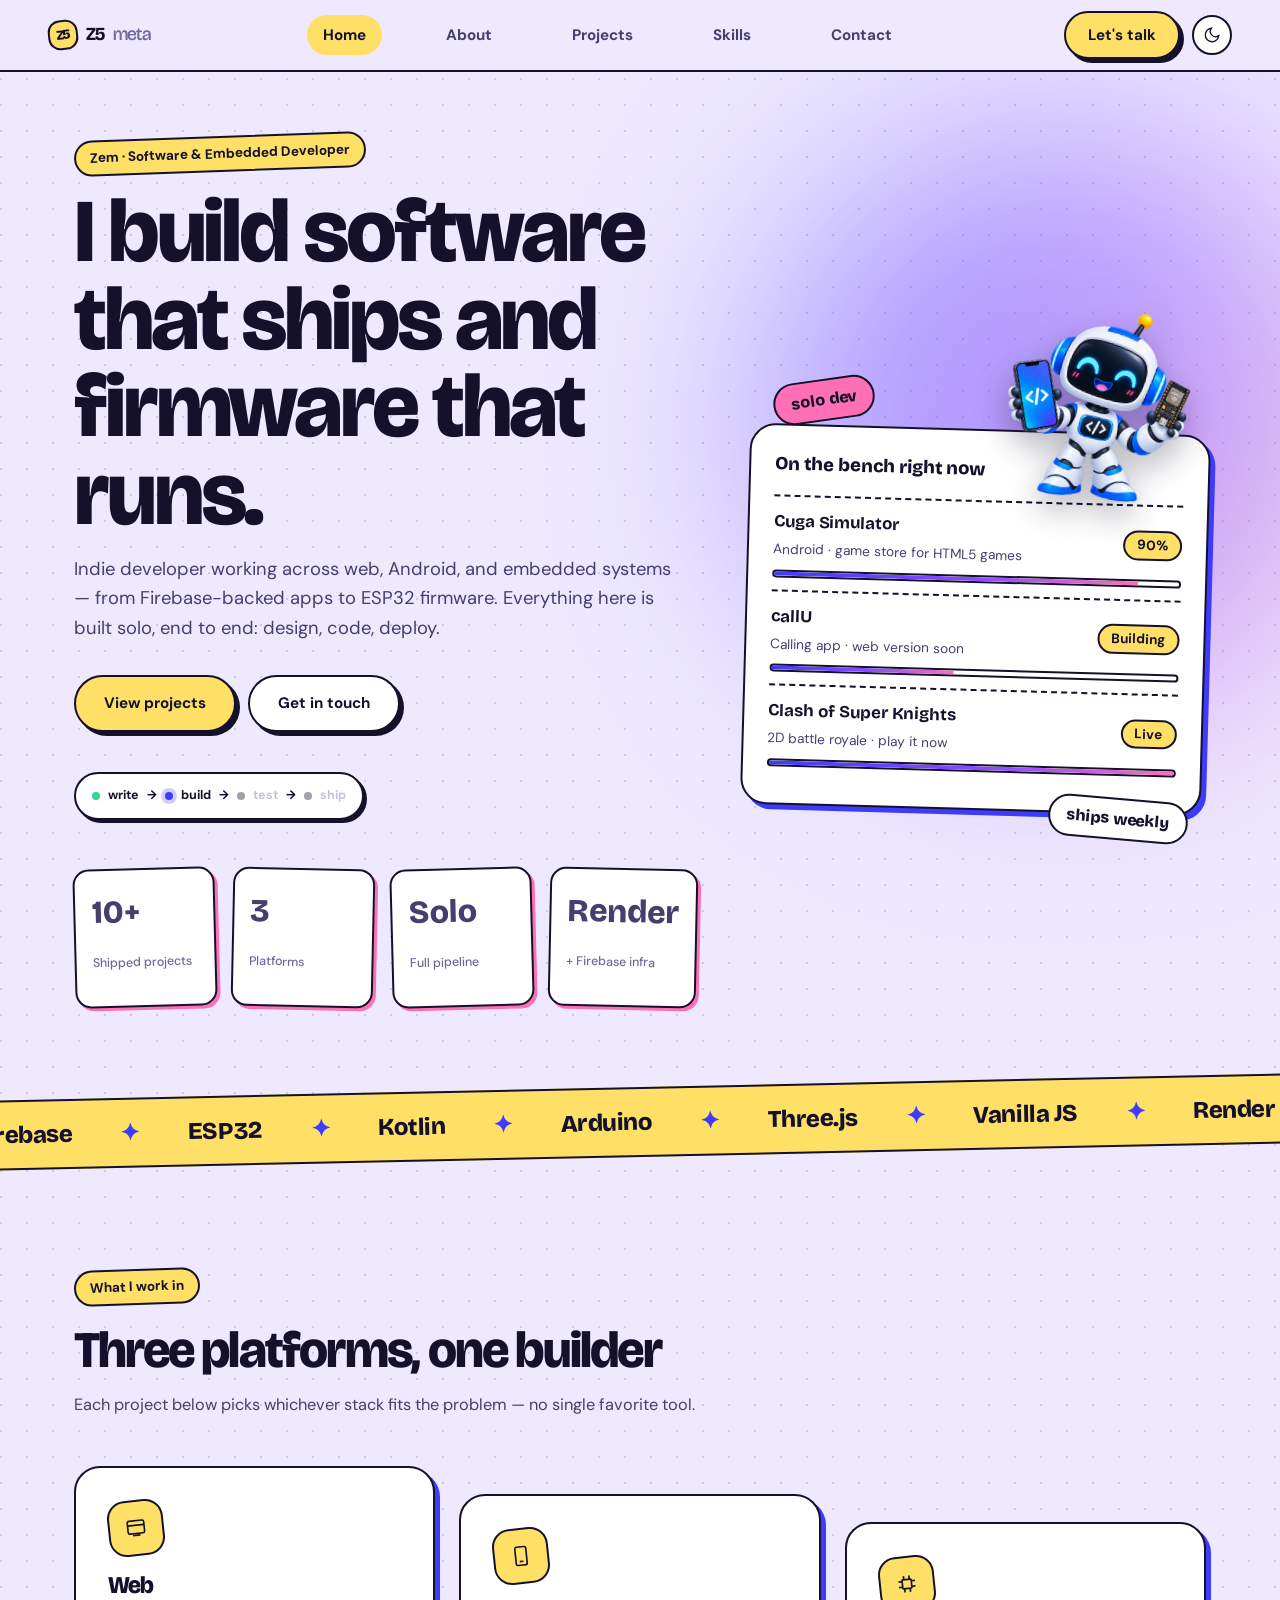
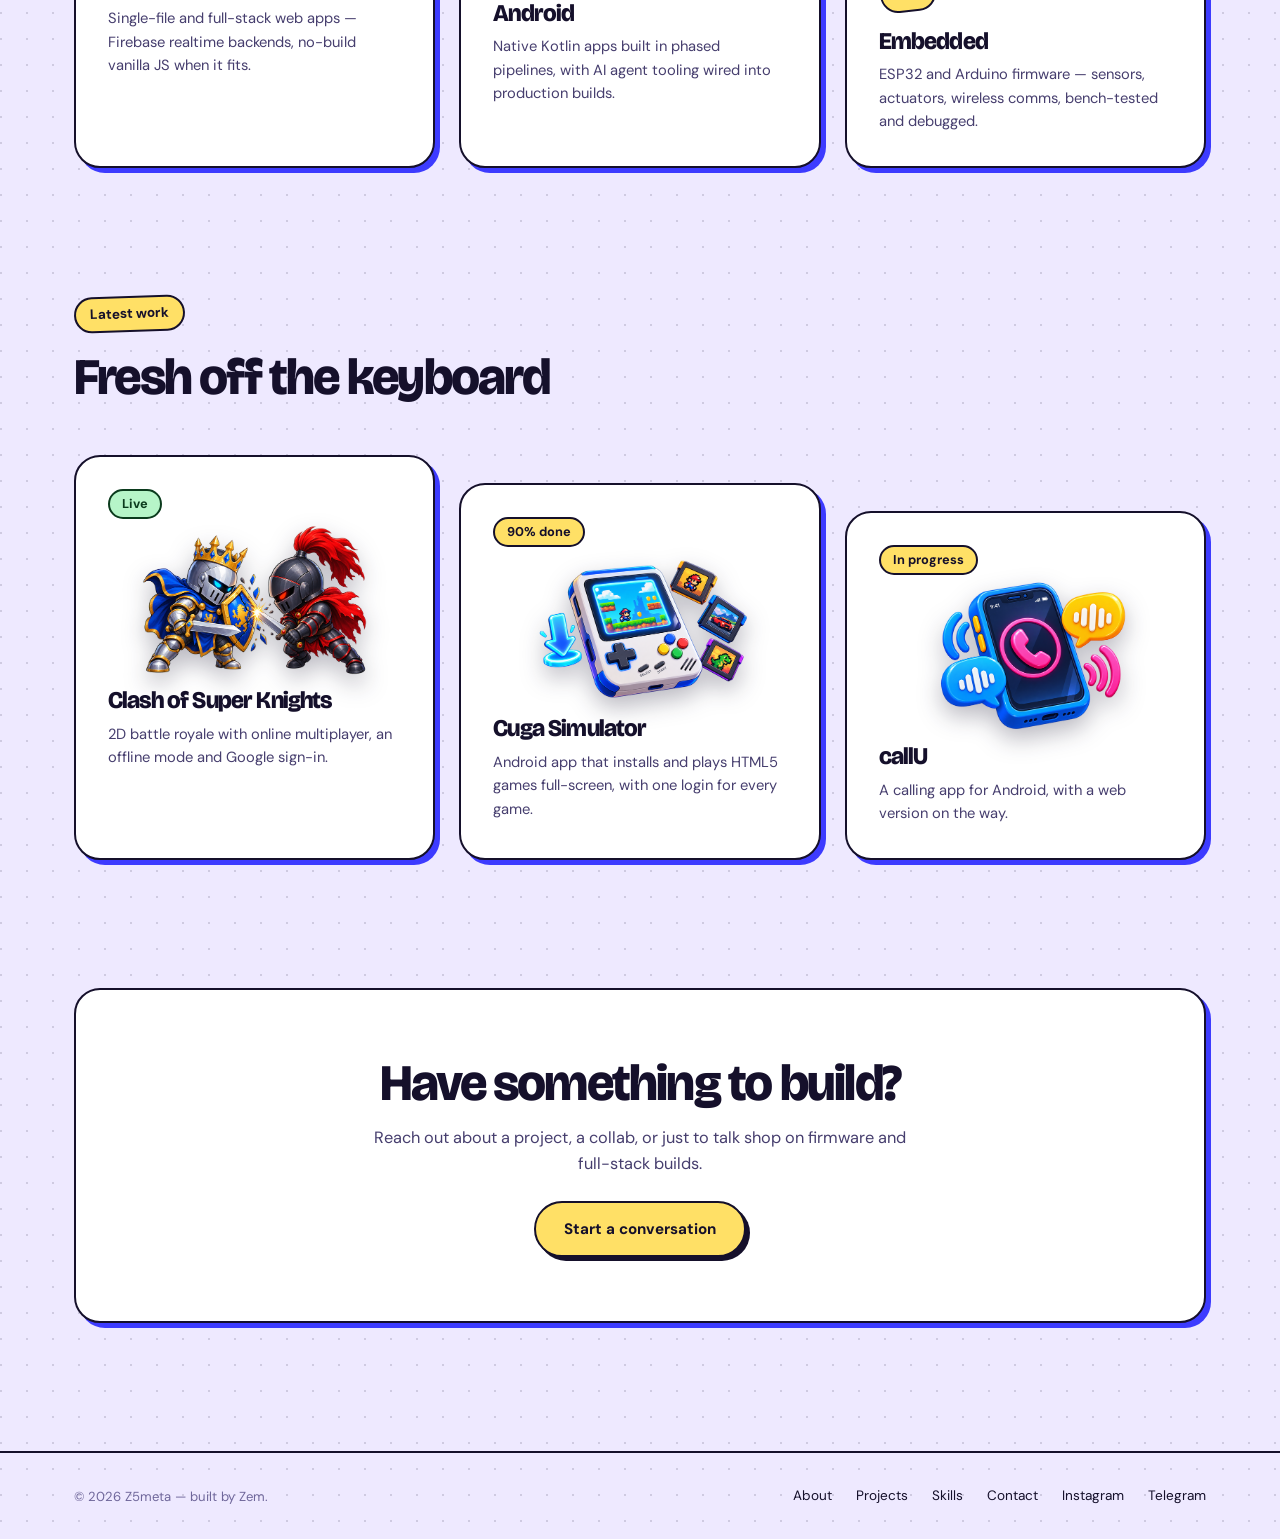
<file: index.html>
<!DOCTYPE html>
<html lang="en" class="no-js">
<head>
<meta charset="UTF-8">
<meta name="viewport" content="width=device-width, initial-scale=1.0, maximum-scale=1.0, user-scalable=no, viewport-fit=cover">
<title>Z5meta — Zem, Software &amp; Embedded Developer</title>
<meta property="og:title" content="Z5meta — Zem, Software &amp; Embedded Developer">
<meta property="og:description" content="Web, Android and embedded projects built solo — Cuga Simulator, callU, Clash of Super Knights and more.">
<meta name="theme-color" content="#3D3BFF">
<meta name="description" content="Z5meta is Zem's dev studio — full-stack web and Android apps, plus ESP32/Arduino embedded systems, built and shipped solo.">
<script>
  (function(){
    var s = localStorage.getItem('z5meta-theme');
    var t = s === 'light' || s === 'dark' ? s : (window.matchMedia('(prefers-color-scheme: light)').matches ? 'light' : 'dark');
    document.documentElement.setAttribute('data-theme', t);
    document.documentElement.classList.replace('no-js','js');
  })();
</script>
<meta property="og:image" content="og-image.jpg">
<meta property="og:type" content="website">
<meta name="twitter:card" content="summary_large_image">
<meta name="twitter:image" content="og-image.jpg">
<link rel="preconnect" href="https://fonts.googleapis.com">
<link rel="preconnect" href="https://fonts.gstatic.com" crossorigin>
<link href="https://fonts.googleapis.com/css2?family=Bricolage+Grotesque:opsz,wght@12..96,500;700;800&family=DM+Sans:wght@400;500;700&display=swap" rel="stylesheet">
<link rel="stylesheet" href="css-tokens.css">
<link rel="stylesheet" href="css-base.css">
<link rel="stylesheet" href="css-nav.css">
<link rel="stylesheet" href="css-components.css">
<link rel="icon" href="data:image/svg+xml,%3Csvg xmlns='http://www.w3.org/2000/svg' viewBox='0 0 32 32'%3E%3Crect width='32' height='32' rx='7' fill='%233D3BFF'/%3E%3Ctext x='16' y='22' font-family='sans-serif' font-size='16' font-weight='700' fill='white' text-anchor='middle'%3EZ%3C/text%3E%3C/svg%3E">
</head>
<body class="has-tabbar">

<a class="skip-link" href="#main">Skip to main content</a>

<header class="topbar">
  <a href="index.html" class="brand"><span class="brand-mark">Z5</span>Z5<span class="brand-sub">meta</span></a>
  <nav class="topbar-links" aria-label="Primary">
    <a class="topbar-link is-active" data-nav-link="index.html" href="index.html">
      <svg viewBox="0 0 24 24"><path d="M3 11l9-8 9 8M5 10v10h14V10"/></svg>Home
    </a>
    <a class="topbar-link" data-nav-link="about.html" href="about.html">
      <svg viewBox="0 0 24 24"><circle cx="12" cy="8" r="4"/><path d="M4 21c0-4 4-7 8-7s8 3 8 7"/></svg>About
    </a>
    <a class="topbar-link" data-nav-link="projects.html" href="projects.html">
      <svg viewBox="0 0 24 24"><rect x="3" y="3" width="7" height="7"/><rect x="14" y="3" width="7" height="7"/><rect x="3" y="14" width="7" height="7"/><rect x="14" y="14" width="7" height="7"/></svg>Projects
    </a>
    <a class="topbar-link" data-nav-link="skills.html" href="skills.html">
      <svg viewBox="0 0 24 24"><path d="M4 20h16M6 20V10M12 20V4M18 20v-7"/></svg>Skills
    </a>
    <a class="topbar-link" data-nav-link="contact.html" href="contact.html">
      <svg viewBox="0 0 24 24"><path d="M4 4h16v16H4z"/><path d="M4 6l8 7 8-7"/></svg>Contact
    </a>
  </nav>
  <div class="topbar-actions">
    <a href="contact.html" class="btn btn-primary cta-mini">Let's talk</a>
    <button class="theme-toggle" type="button" aria-label="Toggle light and dark theme">
      <svg class="icon-sun" viewBox="0 0 24 24" fill="none" stroke-width="1.8"><circle cx="12" cy="12" r="4"/><path d="M12 2v2M12 20v2M4 12H2M22 12h-2M5 5l1.4 1.4M17.6 17.6L19 19M19 5l-1.4 1.4M6.4 17.6L5 19"/></svg>
      <svg class="icon-moon" viewBox="0 0 24 24" fill="none" stroke-width="1.8"><path d="M21 12.8A9 9 0 1111.2 3a7 7 0 009.8 9.8z"/></svg>
    </button>
  </div>
</header>

<main id="main" class="page-main">

  <section class="hero">
    <div class="container">
      <div class="hero-grid">
        <div>
          <p class="eyebrow">Zem · Software &amp; Embedded Developer</p>
          <h1 class="hero-title">I build software that ships and firmware that runs.</h1>
          <p class="hero-lede">
            Indie developer working across web, Android, and embedded systems —
            from Firebase-backed apps to ESP32 firmware. Everything here is built
            solo, end to end: design, code, deploy.
          </p>
          <div class="hero-actions">
            <a href="projects.html" class="btn btn-primary">View projects</a>
            <a href="contact.html" class="btn btn-ghost">Get in touch</a>
          </div>

          <div class="pipeline reveal" aria-hidden="true" style="margin-top: 40px;">
            <div class="pipeline-step"><span class="pipeline-dot"></span>write</div>
            <span class="pipeline-sep">→</span>
            <div class="pipeline-step"><span class="pipeline-dot"></span>build</div>
            <span class="pipeline-sep">→</span>
            <div class="pipeline-step"><span class="pipeline-dot"></span>test</div>
            <span class="pipeline-sep">→</span>
            <div class="pipeline-step"><span class="pipeline-dot"></span>ship</div>
          </div>

          <div class="stat-row">
            <div class="reveal">
              <p class="stat-value">10+</p>
              <p class="stat-label">Shipped projects</p>
            </div>
            <div class="reveal">
              <p class="stat-value">3</p>
              <p class="stat-label">Platforms</p>
            </div>
            <div class="reveal">
              <p class="stat-value">Solo</p>
              <p class="stat-label">Full pipeline</p>
            </div>
            <div class="reveal">
              <p class="stat-value">Render</p>
              <p class="stat-label">+ Firebase infra</p>
            </div>
          </div>
        </div>
        <aside class="hero-visual" aria-label="What I'm building right now">
          <div class="now-card">
            <p class="now-title">On the bench right now</p>
            <a class="now-row" href="projects.html"><div><strong>Cuga Simulator</strong><span>Android · game store for HTML5 games</span></div><b>90%</b><i style="--p:90%"></i></a>
            <a class="now-row" href="projects.html"><div><strong>callU</strong><span>Calling app · web version soon</span></div><b>Building</b><i style="--p:45%"></i></a>
            <a class="now-row" href="https://csknights.vercel.app" target="_blank" rel="noopener noreferrer"><div><strong>Clash of Super Knights</strong><span>2D battle royale · play it now</span></div><b>Live</b><i style="--p:100%"></i></a>
          </div>
          <img class="hero-art" src="img-hero.png" alt="" onerror="this.remove()">
          <span class="sticker sticker-a">solo dev</span>
          <span class="sticker sticker-b">ships weekly</span>
        </aside>
      </div>
    </div>
  </section>

  <div class="marquee" aria-hidden="true"><div class="marquee-track"><span>Firebase</span><span>ESP32</span><span>Kotlin</span><span>Arduino</span><span>Three.js</span><span>Vanilla JS</span><span>Render</span><span>Android</span><span>Firmware</span><span>Vercel</span><span>Firebase</span><span>ESP32</span><span>Kotlin</span><span>Arduino</span><span>Three.js</span><span>Vanilla JS</span><span>Render</span><span>Android</span><span>Firmware</span><span>Vercel</span></div></div>

  <section class="section">
    <div class="container">
      <div class="section-head reveal">
        <p class="eyebrow">What I work in</p>
        <h2 class="section-title">Three platforms, one builder</h2>
        <p class="section-sub">Each project below picks whichever stack fits the problem — no single favorite tool.</p>
      </div>

      <div class="grid grid-3">
        <div class="card reveal">
          <div class="card-icon"><svg viewBox="0 0 24 24" fill="none" stroke="currentColor"><rect x="3" y="4" width="18" height="14" rx="2"/><path d="M3 9h18M8 20h8"/></svg></div>
          <h3 class="card-title">Web</h3>
          <p class="card-desc">Single-file and full-stack web apps — Firebase realtime backends, no-build vanilla JS when it fits.</p>
        </div>
        <div class="card reveal">
          <div class="card-icon"><svg viewBox="0 0 24 24" fill="none" stroke="currentColor"><rect x="6" y="2" width="12" height="20" rx="2"/><path d="M10 18h4"/></svg></div>
          <h3 class="card-title">Android</h3>
          <p class="card-desc">Native Kotlin apps built in phased pipelines, with AI agent tooling wired into production builds.</p>
        </div>
        <div class="card reveal">
          <div class="card-icon"><svg viewBox="0 0 24 24" fill="none" stroke="currentColor"><path d="M9 3v4M15 3v4M9 17v4M15 17v4M3 9h4M3 15h4M17 9h4M17 15h4"/><rect x="7" y="7" width="10" height="10" rx="1"/></svg></div>
          <h3 class="card-title">Embedded</h3>
          <p class="card-desc">ESP32 and Arduino firmware — sensors, actuators, wireless comms, bench-tested and debugged.</p>
        </div>
      </div>
    </div>
  </section>

  <section class="section">
    <div class="container">
      <div class="section-head reveal">
        <p class="eyebrow">Latest work</p>
        <h2 class="section-title">Fresh off the keyboard</h2>
      </div>
      <div class="grid grid-3">
        <a class="card reveal feat" href="https://csknights.vercel.app" target="_blank" rel="noopener noreferrer"><span class="project-status status-shipped">Live</span><img class="card-art" src="img-csknights.png" alt="" loading="lazy" onerror="this.remove()"><h3 class="card-title">Clash of Super Knights</h3><p class="card-desc">2D battle royale with online multiplayer, an offline mode and Google sign-in.</p></a>
        <a class="card reveal feat" href="projects.html"><span class="project-status status-active">90% done</span><img class="card-art" src="img-cuga.png" alt="" loading="lazy" onerror="this.remove()"><h3 class="card-title">Cuga Simulator</h3><p class="card-desc">Android app that installs and plays HTML5 games full-screen, with one login for every game.</p></a>
        <a class="card reveal feat" href="projects.html"><span class="project-status status-active">In progress</span><img class="card-art" src="img-callu.png" alt="" loading="lazy" onerror="this.remove()"><h3 class="card-title">callU</h3><p class="card-desc">A calling app for Android, with a web version on the way.</p></a>
      </div>
    </div>
  </section>

  <section class="section">
    <div class="container">
      <div class="card reveal" style="text-align:center; padding: var(--sp-8) var(--sp-5);">
        <h2 class="section-title" style="margin-bottom: var(--sp-3);">Have something to build?</h2>
        <p class="section-sub" style="margin: 0 auto var(--sp-5); max-width: 50ch;">Reach out about a project, a collab, or just to talk shop on firmware and full-stack builds.</p>
        <a href="contact.html" class="btn btn-primary">Start a conversation</a>
      </div>
    </div>
  </section>

</main>

<footer class="site-footer">
  <div class="container footer-row">
    <p class="footer-note">© 2026 Z5meta — built by Zem.</p>
    <nav class="footer-links" aria-label="Footer">
      <a href="about.html">About</a>
      <a href="projects.html">Projects</a>
      <a href="skills.html">Skills</a>
      <a href="contact.html">Contact</a>
      <a href="https://instagram.com/z5meta" target="_blank" rel="noopener noreferrer">Instagram</a>
      <a href="https://t.me/z5met" target="_blank" rel="noopener noreferrer">Telegram</a>
    </nav>
  </div>
</footer>

<nav class="tabbar" aria-label="Primary mobile navigation">
  <a class="tabbar-item is-active" data-nav-link="index.html" href="index.html">
    <svg viewBox="0 0 24 24" fill="none"><path d="M3 11l9-8 9 8M5 10v10h14V10"/></svg>Home
  </a>
  <a class="tabbar-item" data-nav-link="about.html" href="about.html">
    <svg viewBox="0 0 24 24" fill="none"><circle cx="12" cy="8" r="4"/><path d="M4 21c0-4 4-7 8-7s8 3 8 7"/></svg>About
  </a>
  <a class="tabbar-item" data-nav-link="projects.html" href="projects.html">
    <svg viewBox="0 0 24 24" fill="none"><rect x="3" y="3" width="7" height="7"/><rect x="14" y="3" width="7" height="7"/><rect x="3" y="14" width="7" height="7"/><rect x="14" y="14" width="7" height="7"/></svg>Projects
  </a>
  <a class="tabbar-item" data-nav-link="skills.html" href="skills.html">
    <svg viewBox="0 0 24 24" fill="none"><path d="M4 20h16M6 20V10M12 20V4M18 20v-7"/></svg>Skills
  </a>
  <a class="tabbar-item" data-nav-link="contact.html" href="contact.html">
    <svg viewBox="0 0 24 24" fill="none"><path d="M4 4h16v16H4z"/><path d="M4 6l8 7 8-7"/></svg>Contact
  </a>
</nav>

<script src="js-theme.js"></script>
<script src="js-main.js"></script>
</body>
</html>
</file>
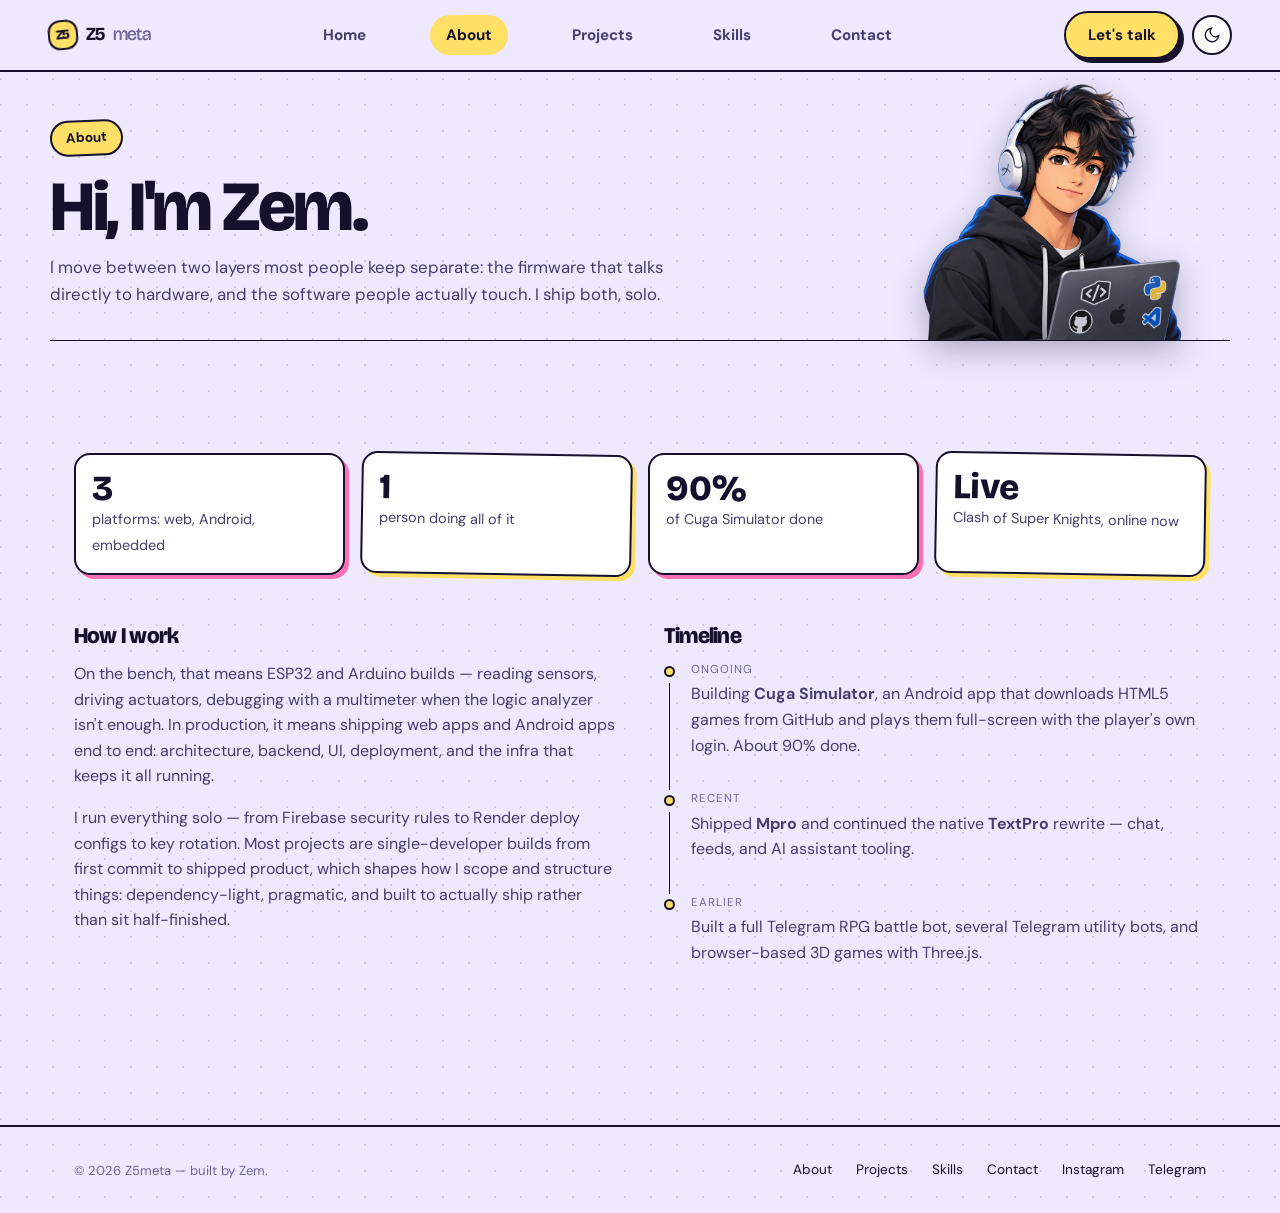
<file: about.html>
<!DOCTYPE html>
<html lang="en" class="no-js">
<head>
<meta charset="UTF-8">
<meta name="viewport" content="width=device-width, initial-scale=1.0, maximum-scale=1.0, user-scalable=no, viewport-fit=cover">
<title>About — Z5meta</title>
<meta name="description" content="Zem — indie developer working across web, Android, and embedded systems. The story behind Z5meta.">
<script>
  (function(){
    var s = localStorage.getItem('z5meta-theme');
    var t = s === 'light' || s === 'dark' ? s : (window.matchMedia('(prefers-color-scheme: light)').matches ? 'light' : 'dark');
    document.documentElement.setAttribute('data-theme', t);
    document.documentElement.classList.replace('no-js','js');
  })();
</script>
<meta property="og:image" content="og-image.jpg">
<meta property="og:type" content="website">
<meta name="twitter:card" content="summary_large_image">
<meta name="twitter:image" content="og-image.jpg">
<link rel="preconnect" href="https://fonts.googleapis.com">
<link rel="preconnect" href="https://fonts.gstatic.com" crossorigin>
<link href="https://fonts.googleapis.com/css2?family=Bricolage+Grotesque:opsz,wght@12..96,500;700;800&family=DM+Sans:wght@400;500;700&display=swap" rel="stylesheet">
<link rel="stylesheet" href="css-tokens.css">
<link rel="stylesheet" href="css-base.css">
<link rel="stylesheet" href="css-nav.css">
<link rel="stylesheet" href="css-components.css">
<link rel="icon" href="data:image/svg+xml,%3Csvg xmlns='http://www.w3.org/2000/svg' viewBox='0 0 32 32'%3E%3Crect width='32' height='32' rx='7' fill='%233D3BFF'/%3E%3Ctext x='16' y='22' font-family='sans-serif' font-size='16' font-weight='700' fill='white' text-anchor='middle'%3EZ%3C/text%3E%3C/svg%3E">
</head>
<body class="has-tabbar">

<a class="skip-link" href="#main">Skip to main content</a>

<header class="topbar">
  <a href="index.html" class="brand"><span class="brand-mark">Z5</span>Z5<span class="brand-sub">meta</span></a>
  <nav class="topbar-links" aria-label="Primary">
    <a class="topbar-link" data-nav-link="index.html" href="index.html">
      <svg viewBox="0 0 24 24"><path d="M3 11l9-8 9 8M5 10v10h14V10"/></svg>Home
    </a>
    <a class="topbar-link is-active" data-nav-link="about.html" href="about.html">
      <svg viewBox="0 0 24 24"><circle cx="12" cy="8" r="4"/><path d="M4 21c0-4 4-7 8-7s8 3 8 7"/></svg>About
    </a>
    <a class="topbar-link" data-nav-link="projects.html" href="projects.html">
      <svg viewBox="0 0 24 24"><rect x="3" y="3" width="7" height="7"/><rect x="14" y="3" width="7" height="7"/><rect x="3" y="14" width="7" height="7"/><rect x="14" y="14" width="7" height="7"/></svg>Projects
    </a>
    <a class="topbar-link" data-nav-link="skills.html" href="skills.html">
      <svg viewBox="0 0 24 24"><path d="M4 20h16M6 20V10M12 20V4M18 20v-7"/></svg>Skills
    </a>
    <a class="topbar-link" data-nav-link="contact.html" href="contact.html">
      <svg viewBox="0 0 24 24"><path d="M4 4h16v16H4z"/><path d="M4 6l8 7 8-7"/></svg>Contact
    </a>
  </nav>
  <div class="topbar-actions">
    <a href="contact.html" class="btn btn-primary cta-mini">Let's talk</a>
    <button class="theme-toggle" type="button" aria-label="Toggle light and dark theme">
      <svg class="icon-sun" viewBox="0 0 24 24" fill="none" stroke-width="1.8"><circle cx="12" cy="12" r="4"/><path d="M12 2v2M12 20v2M4 12H2M22 12h-2M5 5l1.4 1.4M17.6 17.6L19 19M19 5l-1.4 1.4M6.4 17.6L5 19"/></svg>
      <svg class="icon-moon" viewBox="0 0 24 24" fill="none" stroke-width="1.8"><path d="M21 12.8A9 9 0 1111.2 3a7 7 0 009.8 9.8z"/></svg>
    </button>
  </div>
</header>

<main id="main" class="page-main">

  <div class="page-header container">
    <p class="eyebrow page-eyebrow">About</p>
    <img class="about-art" src="img-about.png" alt="" onerror="this.remove()">
    <h1 class="page-title">Hi, I'm Zem.</h1>
    <p class="page-lede">
      I move between two layers most people keep separate: the firmware that talks
      directly to hardware, and the software people actually touch. I ship both, solo.
    </p>
  </div>

    <section class="section" style="padding-bottom:var(--sp-7);">
    <div class="container">
      <div class="facts reveal">
        <div><b>3</b><span>platforms: web, Android, embedded</span></div>
        <div><b>1</b><span>person doing all of it</span></div>
        <div><b>90%</b><span>of Cuga Simulator done</span></div>
        <div><b>Live</b><span>Clash of Super Knights, online now</span></div>
      </div>
    </div>
  </section>

<section class="section" style="padding-top:0;">
    <div class="container">
      <div class="grid grid-2" style="align-items:start; gap: var(--sp-7);">

        <div class="reveal">
          <h2 class="section-title" style="font-size:1.4rem;">How I work</h2>
          <p class="selectable">
            On the bench, that means ESP32 and Arduino builds — reading sensors,
            driving actuators, debugging with a multimeter when the logic analyzer
            isn't enough. In production, it means shipping web apps and Android apps
            end to end: architecture, backend, UI, deployment, and the infra that
            keeps it all running.
          </p>
          <p class="selectable">
            I run everything solo — from Firebase security rules to Render deploy
            configs to key rotation. Most projects are single-developer builds from
            first commit to shipped product, which shapes how I scope and structure
            things: dependency-light, pragmatic, and built to actually ship rather
            than sit half-finished.
          </p>
        </div>

        <div class="reveal">
          <h2 class="section-title" style="font-size:1.4rem;">Timeline</h2>
          <div class="timeline-item">
            <span class="timeline-dot"></span>
            <div>
              <p class="timeline-label">Ongoing</p>
              <p class="selectable" style="margin-bottom:0;">Building <strong>Cuga Simulator</strong>, an Android app that downloads HTML5 games from GitHub and plays them full-screen with the player's own login. About 90% done.</p>
            </div>
          </div>
          <div class="timeline-item">
            <span class="timeline-dot"></span>
            <div>
              <p class="timeline-label">Recent</p>
              <p class="selectable" style="margin-bottom:0;">Shipped <strong>Mpro</strong> and continued the native <strong>TextPro</strong> rewrite — chat, feeds, and AI assistant tooling.</p>
            </div>
          </div>
          <div class="timeline-item">
            <span class="timeline-dot"></span>
            <div>
              <p class="timeline-label">Earlier</p>
              <p class="selectable" style="margin-bottom:0;">Built a full Telegram RPG battle bot, several Telegram utility bots, and browser-based 3D games with Three.js.</p>
            </div>
          </div>
        </div>

      </div>
    </div>
  </section>

</main>

<footer class="site-footer">
  <div class="container footer-row">
    <p class="footer-note">© 2026 Z5meta — built by Zem.</p>
    <nav class="footer-links" aria-label="Footer">
      <a href="about.html">About</a>
      <a href="projects.html">Projects</a>
      <a href="skills.html">Skills</a>
      <a href="contact.html">Contact</a>
      <a href="https://instagram.com/z5meta" target="_blank" rel="noopener noreferrer">Instagram</a>
      <a href="https://t.me/z5met" target="_blank" rel="noopener noreferrer">Telegram</a>
    </nav>
  </div>
</footer>

<nav class="tabbar" aria-label="Primary mobile navigation">
  <a class="tabbar-item" data-nav-link="index.html" href="index.html">
    <svg viewBox="0 0 24 24" fill="none"><path d="M3 11l9-8 9 8M5 10v10h14V10"/></svg>Home
  </a>
  <a class="tabbar-item is-active" data-nav-link="about.html" href="about.html">
    <svg viewBox="0 0 24 24" fill="none"><circle cx="12" cy="8" r="4"/><path d="M4 21c0-4 4-7 8-7s8 3 8 7"/></svg>About
  </a>
  <a class="tabbar-item" data-nav-link="projects.html" href="projects.html">
    <svg viewBox="0 0 24 24" fill="none"><rect x="3" y="3" width="7" height="7"/><rect x="14" y="3" width="7" height="7"/><rect x="3" y="14" width="7" height="7"/><rect x="14" y="14" width="7" height="7"/></svg>Projects
  </a>
  <a class="tabbar-item" data-nav-link="skills.html" href="skills.html">
    <svg viewBox="0 0 24 24" fill="none"><path d="M4 20h16M6 20V10M12 20V4M18 20v-7"/></svg>Skills
  </a>
  <a class="tabbar-item" data-nav-link="contact.html" href="contact.html">
    <svg viewBox="0 0 24 24" fill="none"><path d="M4 4h16v16H4z"/><path d="M4 6l8 7 8-7"/></svg>Contact
  </a>
</nav>

<script src="js-theme.js"></script>
<script src="js-main.js"></script>
</body>
</html>
</file>
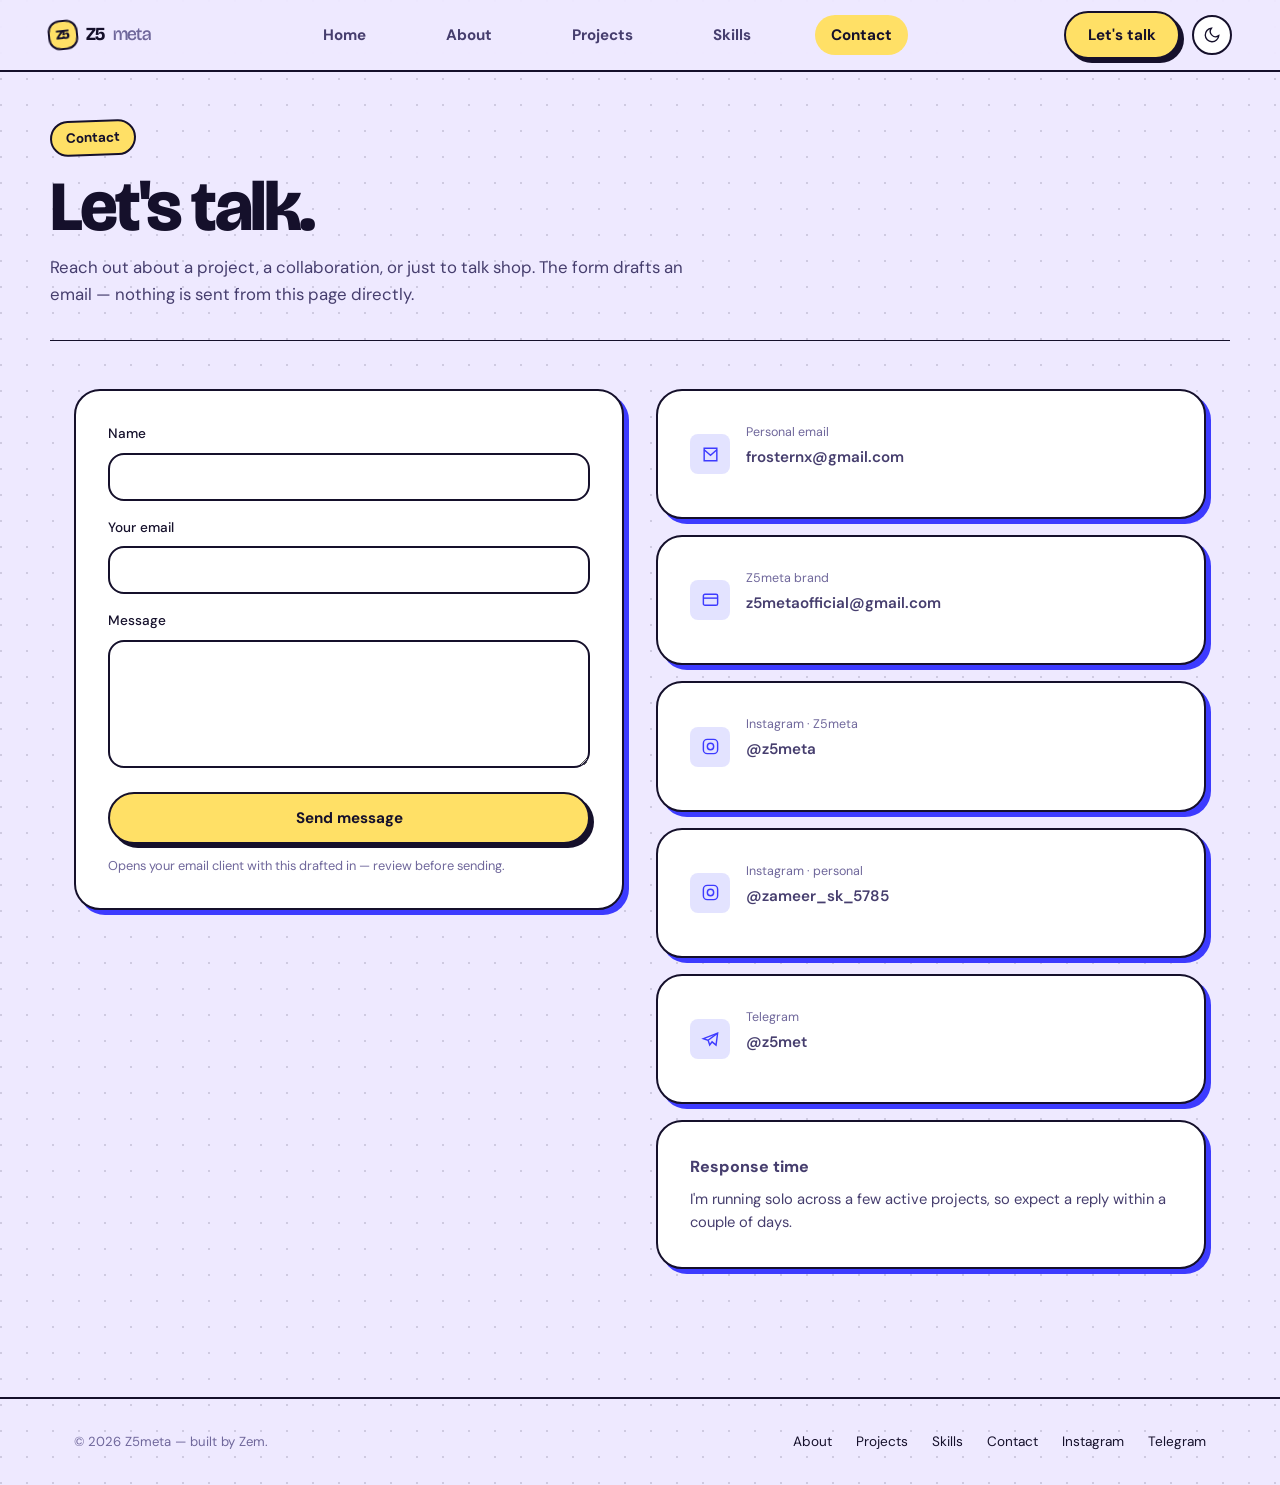
<file: contact.html>
<!DOCTYPE html>
<html lang="en" class="no-js">
<head>
<meta charset="UTF-8">
<meta name="viewport" content="width=device-width, initial-scale=1.0, maximum-scale=1.0, user-scalable=no, viewport-fit=cover">
<title>Contact — Z5meta</title>
<meta name="description" content="Get in touch with Zem about a project, collaboration, or question.">
<script>
  (function(){
    var s = localStorage.getItem('z5meta-theme');
    var t = s === 'light' || s === 'dark' ? s : (window.matchMedia('(prefers-color-scheme: light)').matches ? 'light' : 'dark');
    document.documentElement.setAttribute('data-theme', t);
    document.documentElement.classList.replace('no-js','js');
  })();
</script>
<meta property="og:image" content="og-image.jpg">
<meta property="og:type" content="website">
<meta name="twitter:card" content="summary_large_image">
<meta name="twitter:image" content="og-image.jpg">
<link rel="preconnect" href="https://fonts.googleapis.com">
<link rel="preconnect" href="https://fonts.gstatic.com" crossorigin>
<link href="https://fonts.googleapis.com/css2?family=Bricolage+Grotesque:opsz,wght@12..96,500;700;800&family=DM+Sans:wght@400;500;700&display=swap" rel="stylesheet">
<link rel="stylesheet" href="css-tokens.css">
<link rel="stylesheet" href="css-base.css">
<link rel="stylesheet" href="css-nav.css">
<link rel="stylesheet" href="css-components.css">
<link rel="icon" href="data:image/svg+xml,%3Csvg xmlns='http://www.w3.org/2000/svg' viewBox='0 0 32 32'%3E%3Crect width='32' height='32' rx='7' fill='%233D3BFF'/%3E%3Ctext x='16' y='22' font-family='sans-serif' font-size='16' font-weight='700' fill='white' text-anchor='middle'%3EZ%3C/text%3E%3C/svg%3E">
</head>
<body class="has-tabbar">

<a class="skip-link" href="#main">Skip to main content</a>

<header class="topbar">
  <a href="index.html" class="brand"><span class="brand-mark">Z5</span>Z5<span class="brand-sub">meta</span></a>
  <nav class="topbar-links" aria-label="Primary">
    <a class="topbar-link" data-nav-link="index.html" href="index.html">
      <svg viewBox="0 0 24 24"><path d="M3 11l9-8 9 8M5 10v10h14V10"/></svg>Home
    </a>
    <a class="topbar-link" data-nav-link="about.html" href="about.html">
      <svg viewBox="0 0 24 24"><circle cx="12" cy="8" r="4"/><path d="M4 21c0-4 4-7 8-7s8 3 8 7"/></svg>About
    </a>
    <a class="topbar-link" data-nav-link="projects.html" href="projects.html">
      <svg viewBox="0 0 24 24"><rect x="3" y="3" width="7" height="7"/><rect x="14" y="3" width="7" height="7"/><rect x="3" y="14" width="7" height="7"/><rect x="14" y="14" width="7" height="7"/></svg>Projects
    </a>
    <a class="topbar-link" data-nav-link="skills.html" href="skills.html">
      <svg viewBox="0 0 24 24"><path d="M4 20h16M6 20V10M12 20V4M18 20v-7"/></svg>Skills
    </a>
    <a class="topbar-link is-active" data-nav-link="contact.html" href="contact.html">
      <svg viewBox="0 0 24 24"><path d="M4 4h16v16H4z"/><path d="M4 6l8 7 8-7"/></svg>Contact
    </a>
  </nav>
  <div class="topbar-actions">
    <a href="contact.html" class="btn btn-primary cta-mini">Let's talk</a>
    <button class="theme-toggle" type="button" aria-label="Toggle light and dark theme">
      <svg class="icon-sun" viewBox="0 0 24 24" fill="none" stroke-width="1.8"><circle cx="12" cy="12" r="4"/><path d="M12 2v2M12 20v2M4 12H2M22 12h-2M5 5l1.4 1.4M17.6 17.6L19 19M19 5l-1.4 1.4M6.4 17.6L5 19"/></svg>
      <svg class="icon-moon" viewBox="0 0 24 24" fill="none" stroke-width="1.8"><path d="M21 12.8A9 9 0 1111.2 3a7 7 0 009.8 9.8z"/></svg>
    </button>
  </div>
</header>

<main id="main" class="page-main">

  <div class="page-header container">
    <p class="eyebrow page-eyebrow">Contact</p>
    <h1 class="page-title">Let's talk.</h1>
    <p class="page-lede">Reach out about a project, a collaboration, or just to talk shop. The form drafts an email — nothing is sent from this page directly.</p>
  </div>

  <section class="section" style="padding-top:0;">
    <div class="container">
      <div class="grid grid-2" style="gap: var(--sp-6); align-items:start;">

        <form class="card reveal" id="contact-form" novalidate>
          <div class="form-field">
            <label for="cf-name">Name</label>
            <input type="text" id="cf-name" name="name" required autocomplete="name">
          </div>
          <div class="form-field">
            <label for="cf-email">Your email</label>
            <input type="email" id="cf-email" name="email" required autocomplete="email">
          </div>
          <div class="form-field">
            <label for="cf-message">Message</label>
            <textarea id="cf-message" name="message" rows="5" required></textarea>
          </div>
          <button type="submit" class="btn btn-primary btn-block">Send message</button>
          <p class="form-hint">Opens your email client with this drafted in — review before sending.</p>
        </form>

        <div class="reveal" style="display:flex; flex-direction:column; gap: var(--sp-4);">
          <a href="mailto:frosternx@gmail.com" class="card channel-card">
            <div class="channel-icon"><svg viewBox="0 0 24 24"><path d="M4 4h16v16H4z"/><path d="M4 6l8 7 8-7"/></svg></div>
            <div>
              <p class="channel-label">Personal email</p>
              <p class="channel-value">frosternx@gmail.com</p>
            </div>
          </a>
          <a href="mailto:z5metaofficial@gmail.com" class="card channel-card">
            <div class="channel-icon"><svg viewBox="0 0 24 24"><rect x="3" y="4" width="18" height="14" rx="2"/><path d="M3 9h18"/></svg></div>
            <div>
              <p class="channel-label">Z5meta brand</p>
              <p class="channel-value">z5metaofficial@gmail.com</p>
            </div>
          </a>
          <a href="https://instagram.com/z5meta" target="_blank" rel="noopener noreferrer" class="card channel-card">
            <div class="channel-icon"><svg viewBox="0 0 24 24"><rect x="3" y="3" width="18" height="18" rx="5"/><circle cx="12" cy="12" r="4"/><path d="M17.5 6.5h.01"/></svg></div>
            <div>
              <p class="channel-label">Instagram · Z5meta</p>
              <p class="channel-value">@z5meta</p>
            </div>
          </a>
          <a href="https://instagram.com/zameer_sk_5785" target="_blank" rel="noopener noreferrer" class="card channel-card">
            <div class="channel-icon"><svg viewBox="0 0 24 24"><rect x="3" y="3" width="18" height="18" rx="5"/><circle cx="12" cy="12" r="4"/><path d="M17.5 6.5h.01"/></svg></div>
            <div>
              <p class="channel-label">Instagram · personal</p>
              <p class="channel-value">@zameer_sk_5785</p>
            </div>
          </a>
          <a href="https://t.me/z5met" target="_blank" rel="noopener noreferrer" class="card channel-card">
            <div class="channel-icon"><svg viewBox="0 0 24 24"><path d="M21 4L3 11l6 2 2 6 3-4 5 4z"/><path d="M9 13l12-9"/></svg></div>
            <div>
              <p class="channel-label">Telegram</p>
              <p class="channel-value">@z5met</p>
            </div>
          </a>
          <div class="card">
            <p class="card-title" style="font-size:1rem; margin-bottom: var(--sp-2);">Response time</p>
            <p class="card-desc" style="margin-bottom:0;">I'm running solo across a few active projects, so expect a reply within a couple of days.</p>
          </div>
        </div>

      </div>
    </div>
  </section>

</main>

<footer class="site-footer">
  <div class="container footer-row">
    <p class="footer-note">© 2026 Z5meta — built by Zem.</p>
    <nav class="footer-links" aria-label="Footer">
      <a href="about.html">About</a>
      <a href="projects.html">Projects</a>
      <a href="skills.html">Skills</a>
      <a href="contact.html">Contact</a>
      <a href="https://instagram.com/z5meta" target="_blank" rel="noopener noreferrer">Instagram</a>
      <a href="https://t.me/z5met" target="_blank" rel="noopener noreferrer">Telegram</a>
    </nav>
  </div>
</footer>

<nav class="tabbar" aria-label="Primary mobile navigation">
  <a class="tabbar-item" data-nav-link="index.html" href="index.html">
    <svg viewBox="0 0 24 24" fill="none"><path d="M3 11l9-8 9 8M5 10v10h14V10"/></svg>Home
  </a>
  <a class="tabbar-item" data-nav-link="about.html" href="about.html">
    <svg viewBox="0 0 24 24" fill="none"><circle cx="12" cy="8" r="4"/><path d="M4 21c0-4 4-7 8-7s8 3 8 7"/></svg>About
  </a>
  <a class="tabbar-item" data-nav-link="projects.html" href="projects.html">
    <svg viewBox="0 0 24 24" fill="none"><rect x="3" y="3" width="7" height="7"/><rect x="14" y="3" width="7" height="7"/><rect x="3" y="14" width="7" height="7"/><rect x="14" y="14" width="7" height="7"/></svg>Projects
  </a>
  <a class="tabbar-item" data-nav-link="skills.html" href="skills.html">
    <svg viewBox="0 0 24 24" fill="none"><path d="M4 20h16M6 20V10M12 20V4M18 20v-7"/></svg>Skills
  </a>
  <a class="tabbar-item is-active" data-nav-link="contact.html" href="contact.html">
    <svg viewBox="0 0 24 24" fill="none"><path d="M4 4h16v16H4z"/><path d="M4 6l8 7 8-7"/></svg>Contact
  </a>
</nav>

<script src="js-theme.js"></script>
<script src="js-main.js"></script>
<script src="js-contact-form.js"></script>
</body>
</html>
</file>
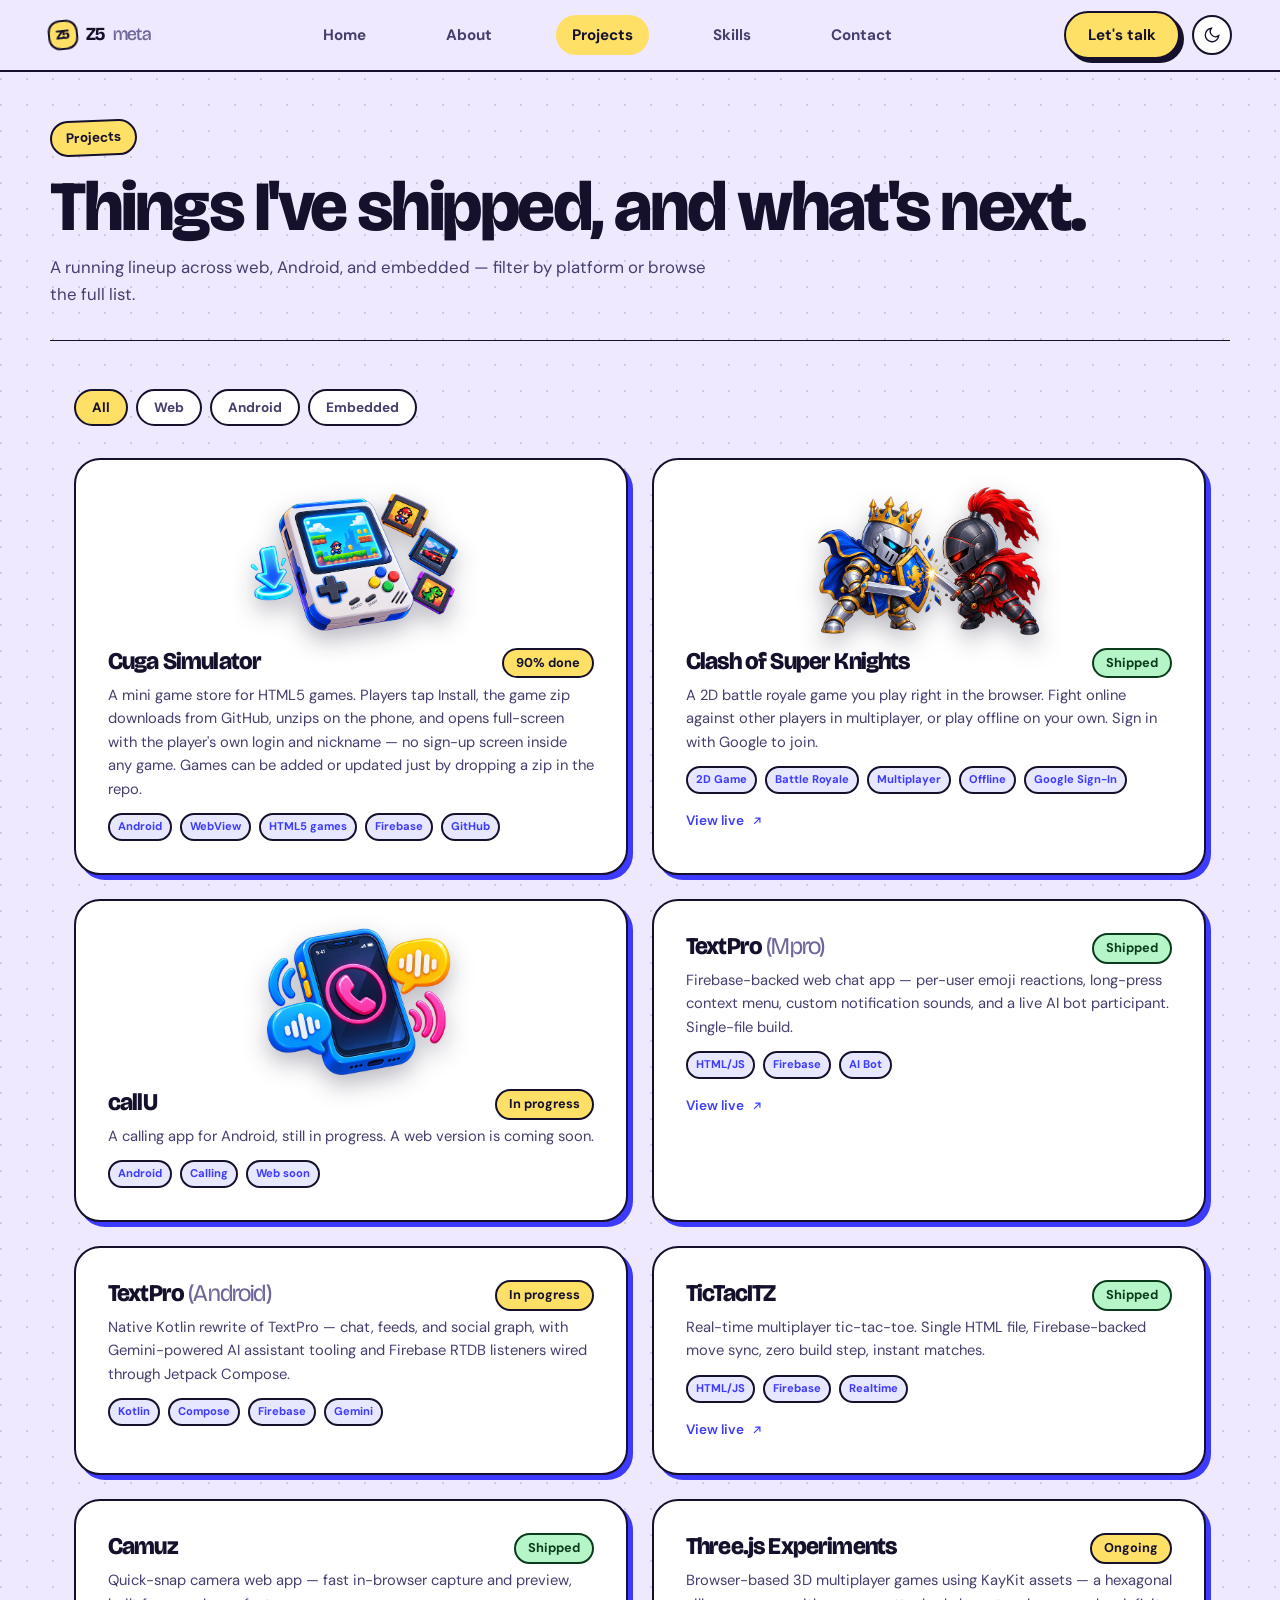
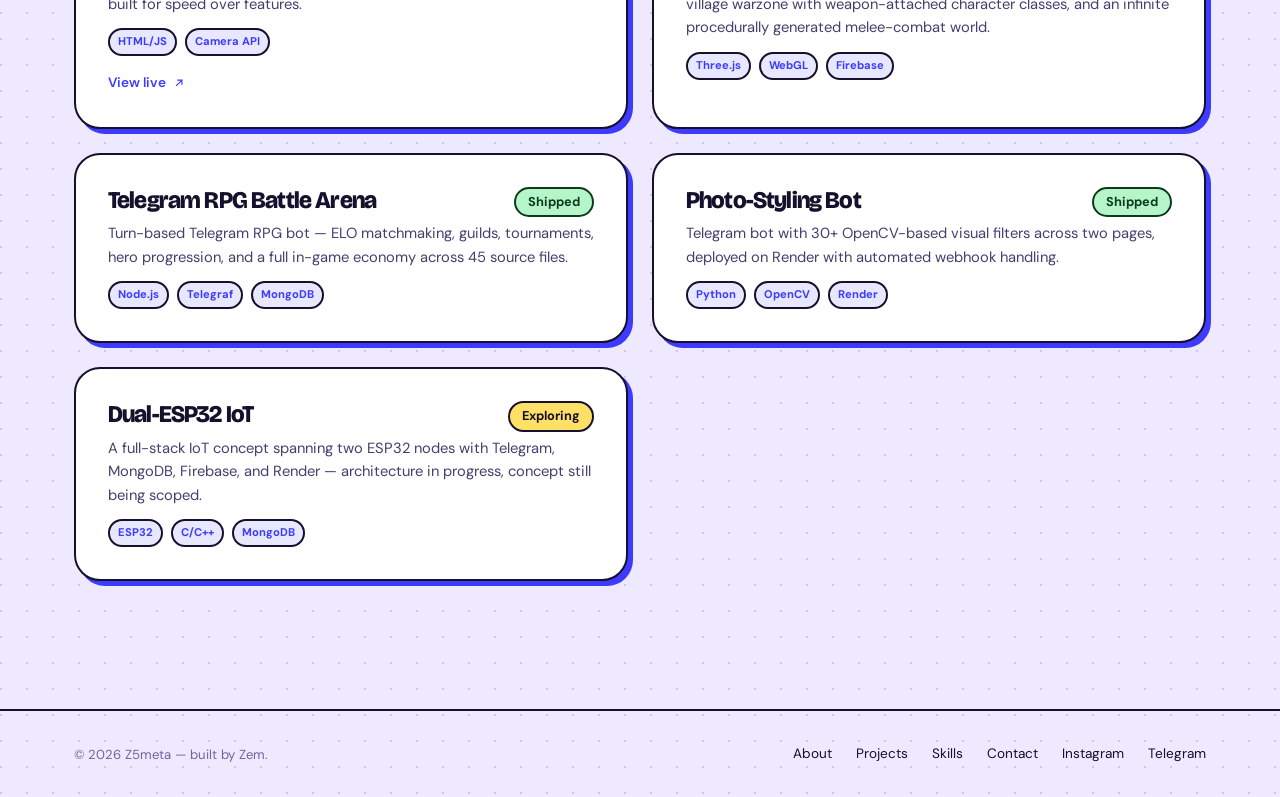
<file: projects.html>
<!DOCTYPE html>
<html lang="en" class="no-js">
<head>
<meta charset="UTF-8">
<meta name="viewport" content="width=device-width, initial-scale=1.0, maximum-scale=1.0, user-scalable=no, viewport-fit=cover">
<title>Projects — Z5meta</title>
<meta name="description" content="Web, Android, and embedded projects built and shipped by Zem — Mpro, TextPro, TicTacITZ, Three.js experiments, and more.">
<script>
  (function(){
    var s = localStorage.getItem('z5meta-theme');
    var t = s === 'light' || s === 'dark' ? s : (window.matchMedia('(prefers-color-scheme: light)').matches ? 'light' : 'dark');
    document.documentElement.setAttribute('data-theme', t);
    document.documentElement.classList.replace('no-js','js');
  })();
</script>
<meta property="og:image" content="og-image.jpg">
<meta property="og:type" content="website">
<meta name="twitter:card" content="summary_large_image">
<meta name="twitter:image" content="og-image.jpg">
<link rel="preconnect" href="https://fonts.googleapis.com">
<link rel="preconnect" href="https://fonts.gstatic.com" crossorigin>
<link href="https://fonts.googleapis.com/css2?family=Bricolage+Grotesque:opsz,wght@12..96,500;700;800&family=DM+Sans:wght@400;500;700&display=swap" rel="stylesheet">
<link rel="stylesheet" href="css-tokens.css">
<link rel="stylesheet" href="css-base.css">
<link rel="stylesheet" href="css-nav.css">
<link rel="stylesheet" href="css-components.css">
<link rel="icon" href="data:image/svg+xml,%3Csvg xmlns='http://www.w3.org/2000/svg' viewBox='0 0 32 32'%3E%3Crect width='32' height='32' rx='7' fill='%233D3BFF'/%3E%3Ctext x='16' y='22' font-family='sans-serif' font-size='16' font-weight='700' fill='white' text-anchor='middle'%3EZ%3C/text%3E%3C/svg%3E">
</head>
<body class="has-tabbar">

<a class="skip-link" href="#main">Skip to main content</a>

<header class="topbar">
  <a href="index.html" class="brand"><span class="brand-mark">Z5</span>Z5<span class="brand-sub">meta</span></a>
  <nav class="topbar-links" aria-label="Primary">
    <a class="topbar-link" data-nav-link="index.html" href="index.html">
      <svg viewBox="0 0 24 24"><path d="M3 11l9-8 9 8M5 10v10h14V10"/></svg>Home
    </a>
    <a class="topbar-link" data-nav-link="about.html" href="about.html">
      <svg viewBox="0 0 24 24"><circle cx="12" cy="8" r="4"/><path d="M4 21c0-4 4-7 8-7s8 3 8 7"/></svg>About
    </a>
    <a class="topbar-link is-active" data-nav-link="projects.html" href="projects.html">
      <svg viewBox="0 0 24 24"><rect x="3" y="3" width="7" height="7"/><rect x="14" y="3" width="7" height="7"/><rect x="3" y="14" width="7" height="7"/><rect x="14" y="14" width="7" height="7"/></svg>Projects
    </a>
    <a class="topbar-link" data-nav-link="skills.html" href="skills.html">
      <svg viewBox="0 0 24 24"><path d="M4 20h16M6 20V10M12 20V4M18 20v-7"/></svg>Skills
    </a>
    <a class="topbar-link" data-nav-link="contact.html" href="contact.html">
      <svg viewBox="0 0 24 24"><path d="M4 4h16v16H4z"/><path d="M4 6l8 7 8-7"/></svg>Contact
    </a>
  </nav>
  <div class="topbar-actions">
    <a href="contact.html" class="btn btn-primary cta-mini">Let's talk</a>
    <button class="theme-toggle" type="button" aria-label="Toggle light and dark theme">
      <svg class="icon-sun" viewBox="0 0 24 24" fill="none" stroke-width="1.8"><circle cx="12" cy="12" r="4"/><path d="M12 2v2M12 20v2M4 12H2M22 12h-2M5 5l1.4 1.4M17.6 17.6L19 19M19 5l-1.4 1.4M6.4 17.6L5 19"/></svg>
      <svg class="icon-moon" viewBox="0 0 24 24" fill="none" stroke-width="1.8"><path d="M21 12.8A9 9 0 1111.2 3a7 7 0 009.8 9.8z"/></svg>
    </button>
  </div>
</header>

<main id="main" class="page-main">

  <div class="page-header container">
    <p class="eyebrow page-eyebrow">Projects</p>
    <h1 class="page-title">Things I've shipped, and what's next.</h1>
    <p class="page-lede">A running lineup across web, Android, and embedded — filter by platform or browse the full list.</p>
  </div>

  <section class="section" style="padding-top:0;">
    <div class="container">

      <div class="filter-row" role="group" aria-label="Filter projects by platform">
        <button class="filter-pill is-active" data-filter="all" aria-pressed="true">All</button>
        <button class="filter-pill" data-filter="web" aria-pressed="false">Web</button>
        <button class="filter-pill" data-filter="android" aria-pressed="false">Android</button>
        <button class="filter-pill" data-filter="embedded" aria-pressed="false">Embedded</button>
      </div>

      <div class="grid grid-2">

        <article class="card reveal" data-category="android">
          <img class="card-art" src="img-cuga.png" alt="" loading="lazy" onerror="this.remove()">
          <div class="project-card-head">
            <h3 class="card-title">Cuga Simulator</h3>
            <span class="project-status status-active">90% done</span>
          </div>
          <p class="card-desc">A mini game store for HTML5 games. Players tap Install, the game zip downloads from GitHub, unzips on the phone, and opens full-screen with the player's own login and nickname — no sign-up screen inside any game. Games can be added or updated just by dropping a zip in the repo.</p>
          <div class="tag-row">
            <span class="tag">Android</span><span class="tag">WebView</span><span class="tag">HTML5 games</span><span class="tag">Firebase</span><span class="tag">GitHub</span>
          </div>
        </article>

        <article class="card reveal" data-category="web">
          <img class="card-art" src="img-csknights.png" alt="" loading="lazy" onerror="this.remove()">
          <div class="project-card-head">
            <h3 class="card-title">Clash of Super Knights</h3>
            <span class="project-status status-shipped">Shipped</span>
          </div>
          <p class="card-desc">A 2D battle royale game you play right in the browser. Fight online against other players in multiplayer, or play offline on your own. Sign in with Google to join.</p>
          <div class="tag-row">
            <span class="tag">2D Game</span><span class="tag">Battle Royale</span><span class="tag">Multiplayer</span><span class="tag">Offline</span><span class="tag">Google Sign-In</span>
          </div>
          <a class="card-live-link" href="https://csknights.vercel.app" target="_blank" rel="noopener noreferrer">
            View live <svg viewBox="0 0 24 24"><path d="M7 17L17 7M9 7h8v8"/></svg>
          </a>
        </article>

        <article class="card reveal" data-category="android">
          <img class="card-art" src="img-callu.png" alt="" loading="lazy" onerror="this.remove()">
          <div class="project-card-head">
            <h3 class="card-title">callU</h3>
            <span class="project-status status-active">In progress</span>
          </div>
          <p class="card-desc">A calling app for Android, still in progress. A web version is coming soon.</p>
          <div class="tag-row">
            <span class="tag">Android</span><span class="tag">Calling</span><span class="tag">Web soon</span>
          </div>
        </article>

        <article class="card reveal" data-category="web">
          <div class="project-card-head">
            <h3 class="card-title">TextPro <span style="color:var(--text-muted); font-weight:400;">(Mpro)</span></h3>
            <span class="project-status status-shipped">Shipped</span>
          </div>
          <p class="card-desc">Firebase-backed web chat app — per-user emoji reactions, long-press context menu, custom notification sounds, and a live AI bot participant. Single-file build.</p>
          <div class="tag-row">
            <span class="tag">HTML/JS</span><span class="tag">Firebase</span><span class="tag">AI Bot</span>
          </div>
          <a class="card-live-link" href="https://text5pro.vercel.app" target="_blank" rel="noopener noreferrer">
            View live <svg viewBox="0 0 24 24"><path d="M7 17L17 7M9 7h8v8"/></svg>
          </a>
        </article>

        <article class="card reveal" data-category="android">
          <div class="project-card-head">
            <h3 class="card-title">TextPro <span style="color:var(--text-muted); font-weight:400;">(Android)</span></h3>
            <span class="project-status status-active">In progress</span>
          </div>
          <p class="card-desc">Native Kotlin rewrite of TextPro — chat, feeds, and social graph, with Gemini-powered AI assistant tooling and Firebase RTDB listeners wired through Jetpack Compose.</p>
          <div class="tag-row">
            <span class="tag">Kotlin</span><span class="tag">Compose</span><span class="tag">Firebase</span><span class="tag">Gemini</span>
          </div>
        </article>

        <article class="card reveal" data-category="web">
          <div class="project-card-head">
            <h3 class="card-title">TicTacITZ</h3>
            <span class="project-status status-shipped">Shipped</span>
          </div>
          <p class="card-desc">Real-time multiplayer tic-tac-toe. Single HTML file, Firebase-backed move sync, zero build step, instant matches.</p>
          <div class="tag-row">
            <span class="tag">HTML/JS</span><span class="tag">Firebase</span><span class="tag">Realtime</span>
          </div>
          <a class="card-live-link" href="https://1tic.vercel.app" target="_blank" rel="noopener noreferrer">
            View live <svg viewBox="0 0 24 24"><path d="M7 17L17 7M9 7h8v8"/></svg>
          </a>
        </article>

        <article class="card reveal" data-category="web">
          <div class="project-card-head">
            <h3 class="card-title">Camuz</h3>
            <span class="project-status status-shipped">Shipped</span>
          </div>
          <p class="card-desc">Quick-snap camera web app — fast in-browser capture and preview, built for speed over features.</p>
          <div class="tag-row">
            <span class="tag">HTML/JS</span><span class="tag">Camera API</span>
          </div>
          <a class="card-live-link" href="https://camuz.vercel.app" target="_blank" rel="noopener noreferrer">
            View live <svg viewBox="0 0 24 24"><path d="M7 17L17 7M9 7h8v8"/></svg>
          </a>
        </article>

        <article class="card reveal" data-category="web">
          <div class="project-card-head">
            <h3 class="card-title">Three.js Experiments</h3>
            <span class="project-status status-active">Ongoing</span>
          </div>
          <p class="card-desc">Browser-based 3D multiplayer games using KayKit assets — a hexagonal village warzone with weapon-attached character classes, and an infinite procedurally generated melee-combat world.</p>
          <div class="tag-row">
            <span class="tag">Three.js</span><span class="tag">WebGL</span><span class="tag">Firebase</span>
          </div>
        </article>

        <article class="card reveal" data-category="web">
          <div class="project-card-head">
            <h3 class="card-title">Telegram RPG Battle Arena</h3>
            <span class="project-status status-shipped">Shipped</span>
          </div>
          <p class="card-desc">Turn-based Telegram RPG bot — ELO matchmaking, guilds, tournaments, hero progression, and a full in-game economy across 45 source files.</p>
          <div class="tag-row">
            <span class="tag">Node.js</span><span class="tag">Telegraf</span><span class="tag">MongoDB</span>
          </div>
        </article>

        <article class="card reveal" data-category="web">
          <div class="project-card-head">
            <h3 class="card-title">Photo-Styling Bot</h3>
            <span class="project-status status-shipped">Shipped</span>
          </div>
          <p class="card-desc">Telegram bot with 30+ OpenCV-based visual filters across two pages, deployed on Render with automated webhook handling.</p>
          <div class="tag-row">
            <span class="tag">Python</span><span class="tag">OpenCV</span><span class="tag">Render</span>
          </div>
        </article>

        <article class="card reveal" data-category="embedded">
          <div class="project-card-head">
            <h3 class="card-title">Dual-ESP32 IoT</h3>
            <span class="project-status status-active">Exploring</span>
          </div>
          <p class="card-desc">A full-stack IoT concept spanning two ESP32 nodes with Telegram, MongoDB, Firebase, and Render — architecture in progress, concept still being scoped.</p>
          <div class="tag-row">
            <span class="tag">ESP32</span><span class="tag">C/C++</span><span class="tag">MongoDB</span>
          </div>
        </article>

      </div>

      <p class="empty-state" hidden>No projects match that filter yet.</p>

    </div>
  </section>

</main>

<footer class="site-footer">
  <div class="container footer-row">
    <p class="footer-note">© 2026 Z5meta — built by Zem.</p>
    <nav class="footer-links" aria-label="Footer">
      <a href="about.html">About</a>
      <a href="projects.html">Projects</a>
      <a href="skills.html">Skills</a>
      <a href="contact.html">Contact</a>
      <a href="https://instagram.com/z5meta" target="_blank" rel="noopener noreferrer">Instagram</a>
      <a href="https://t.me/z5met" target="_blank" rel="noopener noreferrer">Telegram</a>
    </nav>
  </div>
</footer>

<nav class="tabbar" aria-label="Primary mobile navigation">
  <a class="tabbar-item" data-nav-link="index.html" href="index.html">
    <svg viewBox="0 0 24 24" fill="none"><path d="M3 11l9-8 9 8M5 10v10h14V10"/></svg>Home
  </a>
  <a class="tabbar-item" data-nav-link="about.html" href="about.html">
    <svg viewBox="0 0 24 24" fill="none"><circle cx="12" cy="8" r="4"/><path d="M4 21c0-4 4-7 8-7s8 3 8 7"/></svg>About
  </a>
  <a class="tabbar-item is-active" data-nav-link="projects.html" href="projects.html">
    <svg viewBox="0 0 24 24" fill="none"><rect x="3" y="3" width="7" height="7"/><rect x="14" y="3" width="7" height="7"/><rect x="3" y="14" width="7" height="7"/><rect x="14" y="14" width="7" height="7"/></svg>Projects
  </a>
  <a class="tabbar-item" data-nav-link="skills.html" href="skills.html">
    <svg viewBox="0 0 24 24" fill="none"><path d="M4 20h16M6 20V10M12 20V4M18 20v-7"/></svg>Skills
  </a>
  <a class="tabbar-item" data-nav-link="contact.html" href="contact.html">
    <svg viewBox="0 0 24 24" fill="none"><path d="M4 4h16v16H4z"/><path d="M4 6l8 7 8-7"/></svg>Contact
  </a>
</nav>

<script src="js-theme.js"></script>
<script src="js-main.js"></script>
<script src="js-project-filter.js"></script>
</body>
</html>
</file>
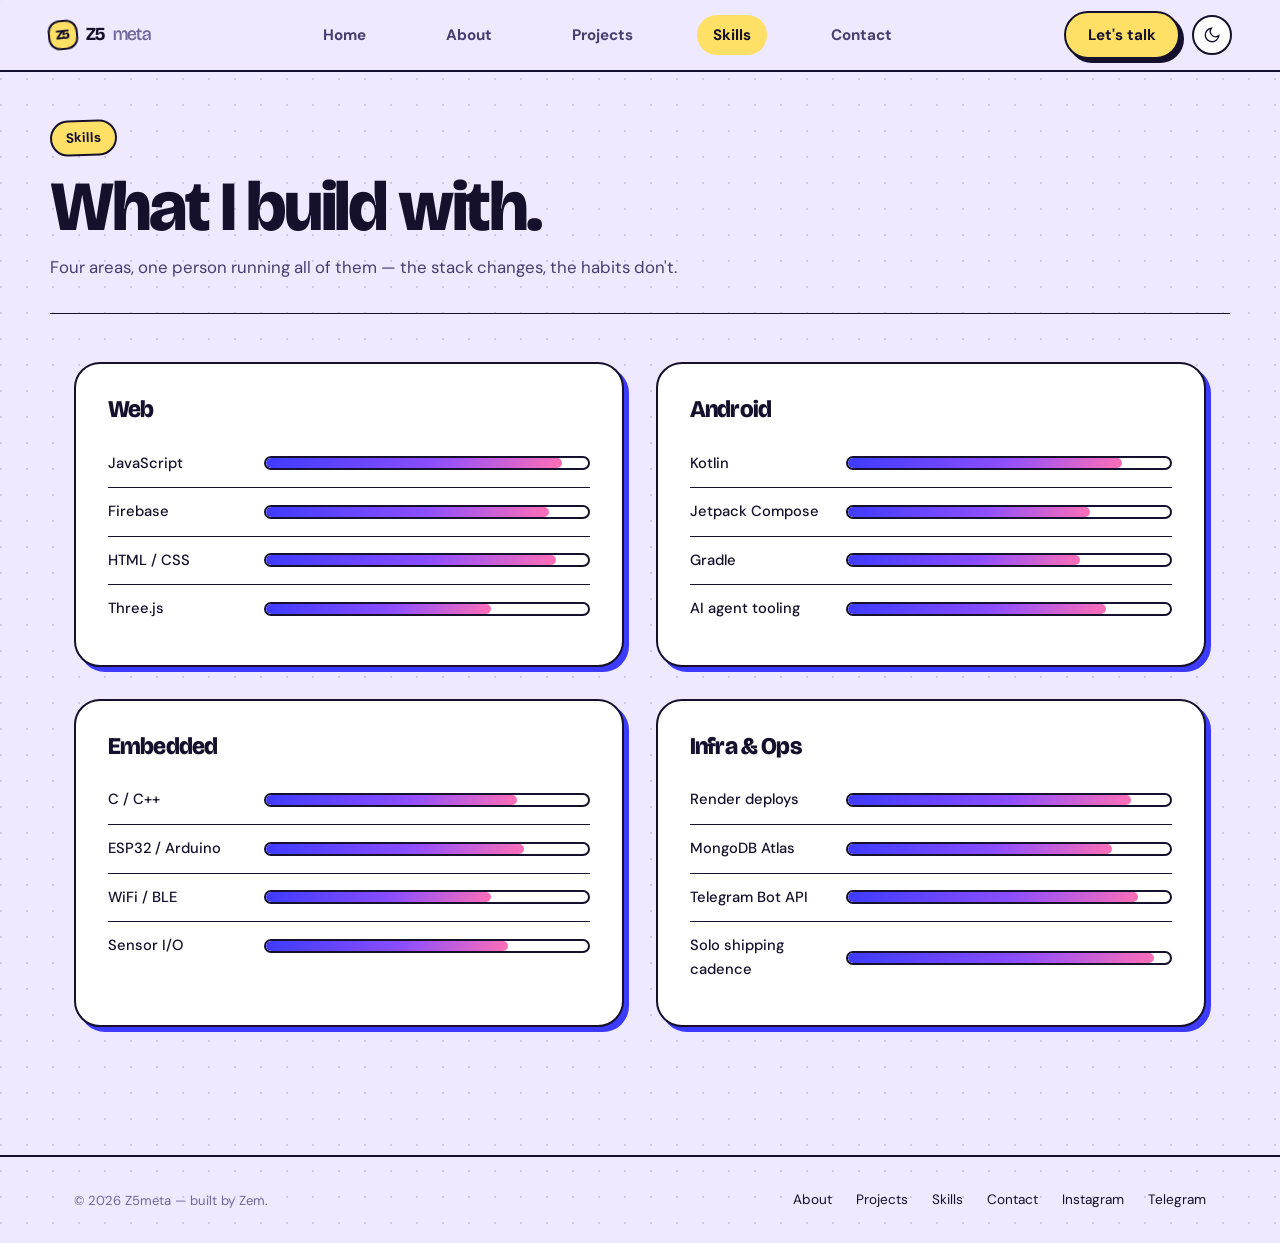
<file: skills.html>
<!DOCTYPE html>
<html lang="en" class="no-js">
<head>
<meta charset="UTF-8">
<meta name="viewport" content="width=device-width, initial-scale=1.0, maximum-scale=1.0, user-scalable=no, viewport-fit=cover">
<title>Skills — Z5meta</title>
<meta name="description" content="Zem's technical skill set — web, Android, embedded systems, and infrastructure.">
<script>
  (function(){
    var s = localStorage.getItem('z5meta-theme');
    var t = s === 'light' || s === 'dark' ? s : (window.matchMedia('(prefers-color-scheme: light)').matches ? 'light' : 'dark');
    document.documentElement.setAttribute('data-theme', t);
    document.documentElement.classList.replace('no-js','js');
  })();
</script>
<meta property="og:image" content="og-image.jpg">
<meta property="og:type" content="website">
<meta name="twitter:card" content="summary_large_image">
<meta name="twitter:image" content="og-image.jpg">
<link rel="preconnect" href="https://fonts.googleapis.com">
<link rel="preconnect" href="https://fonts.gstatic.com" crossorigin>
<link href="https://fonts.googleapis.com/css2?family=Bricolage+Grotesque:opsz,wght@12..96,500;700;800&family=DM+Sans:wght@400;500;700&display=swap" rel="stylesheet">
<link rel="stylesheet" href="css-tokens.css">
<link rel="stylesheet" href="css-base.css">
<link rel="stylesheet" href="css-nav.css">
<link rel="stylesheet" href="css-components.css">
<link rel="icon" href="data:image/svg+xml,%3Csvg xmlns='http://www.w3.org/2000/svg' viewBox='0 0 32 32'%3E%3Crect width='32' height='32' rx='7' fill='%233D3BFF'/%3E%3Ctext x='16' y='22' font-family='sans-serif' font-size='16' font-weight='700' fill='white' text-anchor='middle'%3EZ%3C/text%3E%3C/svg%3E">
</head>
<body class="has-tabbar">

<a class="skip-link" href="#main">Skip to main content</a>

<header class="topbar">
  <a href="index.html" class="brand"><span class="brand-mark">Z5</span>Z5<span class="brand-sub">meta</span></a>
  <nav class="topbar-links" aria-label="Primary">
    <a class="topbar-link" data-nav-link="index.html" href="index.html">
      <svg viewBox="0 0 24 24"><path d="M3 11l9-8 9 8M5 10v10h14V10"/></svg>Home
    </a>
    <a class="topbar-link" data-nav-link="about.html" href="about.html">
      <svg viewBox="0 0 24 24"><circle cx="12" cy="8" r="4"/><path d="M4 21c0-4 4-7 8-7s8 3 8 7"/></svg>About
    </a>
    <a class="topbar-link" data-nav-link="projects.html" href="projects.html">
      <svg viewBox="0 0 24 24"><rect x="3" y="3" width="7" height="7"/><rect x="14" y="3" width="7" height="7"/><rect x="3" y="14" width="7" height="7"/><rect x="14" y="14" width="7" height="7"/></svg>Projects
    </a>
    <a class="topbar-link is-active" data-nav-link="skills.html" href="skills.html">
      <svg viewBox="0 0 24 24"><path d="M4 20h16M6 20V10M12 20V4M18 20v-7"/></svg>Skills
    </a>
    <a class="topbar-link" data-nav-link="contact.html" href="contact.html">
      <svg viewBox="0 0 24 24"><path d="M4 4h16v16H4z"/><path d="M4 6l8 7 8-7"/></svg>Contact
    </a>
  </nav>
  <div class="topbar-actions">
    <a href="contact.html" class="btn btn-primary cta-mini">Let's talk</a>
    <button class="theme-toggle" type="button" aria-label="Toggle light and dark theme">
      <svg class="icon-sun" viewBox="0 0 24 24" fill="none" stroke-width="1.8"><circle cx="12" cy="12" r="4"/><path d="M12 2v2M12 20v2M4 12H2M22 12h-2M5 5l1.4 1.4M17.6 17.6L19 19M19 5l-1.4 1.4M6.4 17.6L5 19"/></svg>
      <svg class="icon-moon" viewBox="0 0 24 24" fill="none" stroke-width="1.8"><path d="M21 12.8A9 9 0 1111.2 3a7 7 0 009.8 9.8z"/></svg>
    </button>
  </div>
</header>

<main id="main" class="page-main">

  <div class="page-header container">
    <p class="eyebrow page-eyebrow">Skills</p>
    <h1 class="page-title">What I build with.</h1>
    <p class="page-lede">Four areas, one person running all of them — the stack changes, the habits don't.</p>
  </div>

  <section class="section" style="padding-top:0;">
    <div class="container">
      <div class="grid grid-2" style="gap: var(--sp-6);">

        <div class="card reveal">
          <h3 class="card-title" style="margin-bottom: var(--sp-4);">Web</h3>
          <div class="skill-row">
            <span class="skill-name">JavaScript</span>
            <div class="skill-track"><div class="skill-fill" data-level="92"></div></div>
          </div>
          <div class="skill-row">
            <span class="skill-name">Firebase</span>
            <div class="skill-track"><div class="skill-fill" data-level="88"></div></div>
          </div>
          <div class="skill-row">
            <span class="skill-name">HTML / CSS</span>
            <div class="skill-track"><div class="skill-fill" data-level="90"></div></div>
          </div>
          <div class="skill-row">
            <span class="skill-name">Three.js</span>
            <div class="skill-track"><div class="skill-fill" data-level="70"></div></div>
          </div>
        </div>

        <div class="card reveal">
          <h3 class="card-title" style="margin-bottom: var(--sp-4);">Android</h3>
          <div class="skill-row">
            <span class="skill-name">Kotlin</span>
            <div class="skill-track"><div class="skill-fill" data-level="85"></div></div>
          </div>
          <div class="skill-row">
            <span class="skill-name">Jetpack Compose</span>
            <div class="skill-track"><div class="skill-fill" data-level="75"></div></div>
          </div>
          <div class="skill-row">
            <span class="skill-name">Gradle</span>
            <div class="skill-track"><div class="skill-fill" data-level="72"></div></div>
          </div>
          <div class="skill-row">
            <span class="skill-name">AI agent tooling</span>
            <div class="skill-track"><div class="skill-fill" data-level="80"></div></div>
          </div>
        </div>

        <div class="card reveal">
          <h3 class="card-title" style="margin-bottom: var(--sp-4);">Embedded</h3>
          <div class="skill-row">
            <span class="skill-name">C / C++</span>
            <div class="skill-track"><div class="skill-fill" data-level="78"></div></div>
          </div>
          <div class="skill-row">
            <span class="skill-name">ESP32 / Arduino</span>
            <div class="skill-track"><div class="skill-fill" data-level="80"></div></div>
          </div>
          <div class="skill-row">
            <span class="skill-name">WiFi / BLE</span>
            <div class="skill-track"><div class="skill-fill" data-level="70"></div></div>
          </div>
          <div class="skill-row">
            <span class="skill-name">Sensor I/O</span>
            <div class="skill-track"><div class="skill-fill" data-level="75"></div></div>
          </div>
        </div>

        <div class="card reveal">
          <h3 class="card-title" style="margin-bottom: var(--sp-4);">Infra &amp; Ops</h3>
          <div class="skill-row">
            <span class="skill-name">Render deploys</span>
            <div class="skill-track"><div class="skill-fill" data-level="88"></div></div>
          </div>
          <div class="skill-row">
            <span class="skill-name">MongoDB Atlas</span>
            <div class="skill-track"><div class="skill-fill" data-level="82"></div></div>
          </div>
          <div class="skill-row">
            <span class="skill-name">Telegram Bot API</span>
            <div class="skill-track"><div class="skill-fill" data-level="90"></div></div>
          </div>
          <div class="skill-row">
            <span class="skill-name">Solo shipping cadence</span>
            <div class="skill-track"><div class="skill-fill" data-level="95"></div></div>
          </div>
        </div>

      </div>
    </div>
  </section>

</main>

<footer class="site-footer">
  <div class="container footer-row">
    <p class="footer-note">© 2026 Z5meta — built by Zem.</p>
    <nav class="footer-links" aria-label="Footer">
      <a href="about.html">About</a>
      <a href="projects.html">Projects</a>
      <a href="skills.html">Skills</a>
      <a href="contact.html">Contact</a>
      <a href="https://instagram.com/z5meta" target="_blank" rel="noopener noreferrer">Instagram</a>
      <a href="https://t.me/z5met" target="_blank" rel="noopener noreferrer">Telegram</a>
    </nav>
  </div>
</footer>

<nav class="tabbar" aria-label="Primary mobile navigation">
  <a class="tabbar-item" data-nav-link="index.html" href="index.html">
    <svg viewBox="0 0 24 24" fill="none"><path d="M3 11l9-8 9 8M5 10v10h14V10"/></svg>Home
  </a>
  <a class="tabbar-item" data-nav-link="about.html" href="about.html">
    <svg viewBox="0 0 24 24" fill="none"><circle cx="12" cy="8" r="4"/><path d="M4 21c0-4 4-7 8-7s8 3 8 7"/></svg>About
  </a>
  <a class="tabbar-item" data-nav-link="projects.html" href="projects.html">
    <svg viewBox="0 0 24 24" fill="none"><rect x="3" y="3" width="7" height="7"/><rect x="14" y="3" width="7" height="7"/><rect x="3" y="14" width="7" height="7"/><rect x="14" y="14" width="7" height="7"/></svg>Projects
  </a>
  <a class="tabbar-item is-active" data-nav-link="skills.html" href="skills.html">
    <svg viewBox="0 0 24 24" fill="none"><path d="M4 20h16M6 20V10M12 20V4M18 20v-7"/></svg>Skills
  </a>
  <a class="tabbar-item" data-nav-link="contact.html" href="contact.html">
    <svg viewBox="0 0 24 24" fill="none"><path d="M4 4h16v16H4z"/><path d="M4 6l8 7 8-7"/></svg>Contact
  </a>
</nav>

<script src="js-theme.js"></script>
<script src="js-main.js"></script>
</body>
</html>
</file>
<file: css-tokens.css>
/* ==========================================================================
   Z5META — DESIGN TOKENS
   Theme: modern software/product studio (not PCB/chip)
   Light + dark via [data-theme]; system preference is the default.
   ========================================================================== */

:root {
  /* ---- Brand ---- */
  --brand-indigo: #3D3BFF;
  --brand-indigo-strong: #2A28D6;
  --brand-teal: #FF6FB5;
  --brand-gradient: linear-gradient(120deg, #3D3BFF 0%, #8A4DFF 55%, #FF6FB5 100%);

  /* ---- Semantic (dark default) ---- */
  --bg: #150F2B;
  --bg-raised: #1C1540;
  --bg-card: #211A4A;
  --bg-card-hover: #2A2160;
  --border: #0A0618;
  --border-strong: #6C5CE0;

  --text-primary: #F6F2FF;
  --text-secondary: #C4BCEB;
  --text-muted: #8E84C4;

  --accent: var(--brand-indigo);
  --accent-2: var(--brand-teal);
  --accent-contrast: #FFFFFF;

  --success: #34D399;
  --warning: #FBBF24;
  --danger: #FB7185;

  --shadow-sm: 0 1px 2px rgba(0,0,0,0.24);
  --shadow-md: 5px 5px 0 #FF6FB5;
  --shadow-lg: 0 20px 48px rgba(0,0,0,0.4);
  --shadow-glow: 7px 7px 0 #FFE066;

  /* ---- Type ---- */
  --font-display: 'Bricolage Grotesque', 'DM Sans', sans-serif;
  --font-body: 'DM Sans', sans-serif;
  --font-mono: 'DM Sans', sans-serif;

  /* ---- Radius ---- */
  --r-sm: 8px;
  --r-md: 16px;
  --r-lg: 26px;
  --r-pill: 999px;

  /* ---- Spacing scale ---- */
  --sp-1: 4px;
  --sp-2: 8px;
  --sp-3: 12px;
  --sp-4: 16px;
  --sp-5: 24px;
  --sp-6: 32px;
  --sp-7: 48px;
  --sp-8: 64px;
  --sp-9: 96px;

  /* ---- Motion ---- */
  --ease-out: cubic-bezier(0.16, 1, 0.3, 1);
  --dur-fast: 140ms;
  --dur-mid: 280ms;
  --dur-slow: 480ms;

  /* ---- Layout ---- */
  --nav-h-mobile: 64px;
  --tabbar-h: 64px;
  --content-max: 1180px;
}

/* ---- Light theme override ---- */
[data-theme="light"] {
  --bg: #EEE9FF;
  --bg-raised: #FFFFFF;
  --bg-card: #FFFFFF;
  --bg-card-hover: #FFF7D6;
  --border: #15102B;
  --border-strong: #15102B;

  --text-primary: #15102B;
  --text-secondary: #463E6E;
  --text-muted: #6F679B;

  --accent-contrast: #FFFFFF;

  --shadow-sm: 0 1px 2px rgba(20,22,31,0.06);
  --shadow-md: 5px 5px 0 #3D3BFF;
  --shadow-lg: 0 20px 48px rgba(20,22,31,0.12);
  --shadow-glow: 7px 7px 0 #FF6FB5;
}
</file>
<file: css-base.css>
/* ==========================================================================
   BASE — reset, typography, fixed-viewport / no-zoom / no-long-press
   ========================================================================== */

*, *::before, *::after { box-sizing: border-box; }
html, body { margin: 0; padding: 0; }

html {
  /* Fixed layout: no pinch-zoom drift, consistent across devices */
  -webkit-text-size-adjust: 100%;
  text-size-adjust: 100%;
  scroll-behavior: smooth;
}

body {
  background: var(--bg);
  color: var(--text-primary);
  font-family: var(--font-body);
  font-size: 16px;
  line-height: 1.6;
  min-height: 100vh;
  transition: background var(--dur-mid) var(--ease-out), color var(--dur-mid) var(--ease-out);

  /* Suppress long-press context menu / callout / text selection on chrome elements.
     Body content (article text) re-enables selection explicitly below. */
  -webkit-touch-callout: none;
  -webkit-user-select: none;
  user-select: none;
  touch-action: manipulation; /* removes double-tap-to-zoom delay, keeps scroll */
}

/* Re-enable normal text selection for actual reading content */
p, li, h1, h2, h3, h4, blockquote, .selectable, .prose, td, th {
  -webkit-user-select: text;
  user-select: text;
  -webkit-touch-callout: default;
}

img, svg { -webkit-touch-callout: none; pointer-events: auto; }
img { max-width: 100%; display: block; -webkit-user-drag: none; }

h1, h2, h3, h4 {
  font-family: var(--font-display);
  font-weight: 600;
  line-height: 1.15;
  margin: 0 0 var(--sp-3);
  letter-spacing: -0.02em;
}

p { margin: 0 0 var(--sp-4); color: var(--text-secondary); }

a {
  color: inherit;
  text-decoration: none;
}

button {
  font-family: inherit;
  cursor: pointer;
  border: none;
  background: none;
  color: inherit;
}

ul, ol { margin: 0; padding: 0; list-style: none; }

.mono {
  font-family: var(--font-mono);
  letter-spacing: 0.02em;
}

.eyebrow {
  font-family: var(--font-mono);
  font-size: 0.75rem;
  font-weight: 500;
  text-transform: uppercase;
  letter-spacing: 0.12em;
  color: var(--accent);
  margin: 0 0 var(--sp-3);
  display: flex;
  align-items: center;
  gap: var(--sp-2);
}

.eyebrow::before {
  content: '';
  width: 6px;
  height: 6px;
  border-radius: 50%;
  background: var(--brand-gradient);
  flex-shrink: 0;
}

.container {
  max-width: var(--content-max);
  margin: 0 auto;
  padding: 0 var(--sp-5);
}

.gradient-text {
  background: var(--brand-gradient);
  -webkit-background-clip: text;
  background-clip: text;
  color: transparent;
}

::selection {
  background: var(--brand-indigo);
  color: #fff;
}

:focus-visible {
  outline: 2px solid var(--accent);
  outline-offset: 3px;
  border-radius: 4px;
}

/* Skip link */
.skip-link {
  position: absolute;
  left: -9999px;
  top: 0;
  background: var(--accent);
  color: #fff;
  padding: var(--sp-2) var(--sp-4);
  z-index: 1000;
  border-radius: 0 0 var(--r-sm) 0;
}
.skip-link:focus {
  left: 0;
}

/* No-FOUC pattern */
.no-js .reveal { opacity: 1 !important; transform: none !important; }

@media (prefers-reduced-motion: reduce) {
  *, *::before, *::after {
    animation-duration: 0.001ms !important;
    animation-iteration-count: 1 !important;
    transition-duration: 0.001ms !important;
    scroll-behavior: auto !important;
  }
}

.reveal {
  opacity: 0;
  transform: translateY(16px);
  transition: opacity var(--dur-slow) var(--ease-out), transform var(--dur-slow) var(--ease-out);
}
.reveal.is-visible {
  opacity: 1;
  transform: none;
}

/* Page transition container fade */
.page-main {
  animation: page-in var(--dur-mid) var(--ease-out);
}
@keyframes page-in {
  from { opacity: 0; transform: translateY(8px); }
  to { opacity: 1; transform: none; }
}
</file>
<file: css-nav.css>
/* ==========================================================================
   NAVIGATION — genuinely different structure per device tier, not just
   fluid resize. Desktop: full top nav. Tablet: condensed top nav with
   icon+label. Mobile: bottom tab bar (native-app pattern) + slim top bar
   for logo/theme toggle.
   ========================================================================== */

/* ---------- Shared top bar (logo + theme toggle), all tiers ---------- */
.topbar {
  position: sticky;
  top: 0;
  z-index: 100;
  display: flex;
  align-items: center;
  justify-content: space-between;
  height: 72px;
  padding: 0 var(--sp-5);
  background: color-mix(in srgb, var(--bg) 88%, transparent);
  backdrop-filter: blur(14px);
  -webkit-backdrop-filter: blur(14px);
  border-bottom: 1px solid var(--border);
}

.brand {
  font-family: var(--font-display);
  font-weight: 700;
  font-size: 1.15rem;
  display: flex;
  align-items: center;
  gap: var(--sp-2);
  letter-spacing: -0.02em;
}
.brand-mark {
  width: 30px;
  height: 30px;
  border-radius: var(--r-sm);
  background: var(--brand-gradient);
  display: flex;
  align-items: center;
  justify-content: center;
  color: #fff;
  font-size: 0.85rem;
  font-weight: 700;
  flex-shrink: 0;
}
.brand-sub { color: var(--text-muted); font-weight: 500; }

/* Desktop inline links (hidden on mobile/tablet, shown via media query) */
.topbar-links {
  display: none;
  gap: var(--sp-6);
  align-items: center;
}
.topbar-link {
  position: relative;
  font-size: 0.92rem;
  font-weight: 500;
  color: var(--text-secondary);
  padding: var(--sp-2) 0;
  transition: color var(--dur-fast) var(--ease-out);
}
.topbar-link::after {
  content: '';
  position: absolute;
  left: 0; right: 0; bottom: -4px;
  height: 2px;
  background: var(--brand-gradient);
  border-radius: var(--r-pill);
  transform: scaleX(0);
  transform-origin: left;
  transition: transform var(--dur-fast) var(--ease-out);
}
.topbar-link:hover,
.topbar-link:focus-visible {
  color: var(--text-primary);
}
.topbar-link:hover::after,
.topbar-link:focus-visible::after,
.topbar-link.is-active::after {
  transform: scaleX(1);
}
.topbar-link.is-active {
  color: var(--text-primary);
}

.topbar-actions {
  display: flex;
  align-items: center;
  gap: var(--sp-3);
}

.theme-toggle {
  width: 40px;
  height: 40px;
  border-radius: var(--r-sm);
  background: var(--bg-card);
  border: 1px solid var(--border);
  display: flex;
  align-items: center;
  justify-content: center;
  transition: border-color var(--dur-fast) var(--ease-out), transform var(--dur-fast) var(--ease-out);
  flex-shrink: 0;
}
.theme-toggle:hover { border-color: var(--border-strong); }
.theme-toggle:active { transform: scale(0.94); }
.theme-toggle svg { width: 18px; height: 18px; stroke: var(--text-primary); }
.theme-toggle .icon-moon { display: none; }
[data-theme="light"] .theme-toggle .icon-sun { display: none; }
[data-theme="light"] .theme-toggle .icon-moon { display: block; }

.cta-mini {
  display: none;
  padding: var(--sp-2) var(--sp-4);
  border-radius: var(--r-pill);
  background: var(--brand-gradient);
  color: #fff;
  font-size: 0.88rem;
  font-weight: 600;
}

/* ---------- Mobile bottom tab bar ---------- */
.tabbar {
  position: fixed;
  left: 0; right: 0; bottom: 0;
  z-index: 100;
  height: var(--tabbar-h);
  display: flex;
  background: var(--bg-raised);
  border-top: 1px solid var(--border);
  padding-bottom: env(safe-area-inset-bottom, 0);
}
.tabbar-item {
  flex: 1;
  display: flex;
  flex-direction: column;
  align-items: center;
  justify-content: center;
  gap: 3px;
  font-size: 0.65rem;
  font-weight: 500;
  color: var(--text-muted);
  transition: color var(--dur-fast) var(--ease-out);
}
.tabbar-item svg {
  width: 21px;
  height: 21px;
  stroke: currentColor;
  fill: none;
  stroke-width: 1.8;
}
.tabbar-item.is-active {
  color: var(--accent);
}
.tabbar-item.is-active svg {
  stroke: var(--accent);
}

/* content needs bottom padding so tabbar doesn't cover it, mobile only */
.has-tabbar {
  padding-bottom: calc(var(--tabbar-h) + env(safe-area-inset-bottom, 0px) + var(--sp-5));
}

/* ---------- Tablet tier: condensed top nav, icon+label inline ---------- */
@media (min-width: 700px) {
  .tabbar { display: none; }
  .has-tabbar { padding-bottom: 0; }

  .topbar-links {
    display: flex;
    gap: var(--sp-5);
  }
  .topbar-link {
    display: flex;
    align-items: center;
    gap: var(--sp-2);
    font-size: 0.85rem;
  }
  .topbar-link svg {
    width: 16px;
    height: 16px;
    stroke: currentColor;
    fill: none;
    stroke-width: 1.8;
  }
}

/* ---------- Desktop tier: full nav, labels only (no icons), CTA visible ---------- */
@media (min-width: 1024px) {
  .topbar { padding: 0 var(--sp-7); }
  .topbar-link svg { display: none; }
  .topbar-links { gap: var(--sp-7); }
  .topbar-link { font-size: 0.95rem; }
  .cta-mini { display: inline-flex; align-items: center; }
}

/* V3 nav */
.topbar{border-bottom:2px solid var(--border);background:color-mix(in srgb,var(--bg) 88%,transparent)}
.brand-mark{background:#FFE066;color:#15102B;border:2px solid #15102B;border-radius:12px;transform:rotate(-6deg);font-weight:800}
.tabbar{border-top:2px solid var(--border);background:var(--bg-raised)}
.tabbar-item.is-active{color:#FFE066}
.topbar-link.is-active{background:#FFE066;color:#15102B;border-radius:999px}
.theme-toggle{border:2px solid var(--border);border-radius:50%}
.topbar .cta-mini{display:none}
@media(min-width:1024px){.topbar .cta-mini{display:inline-flex;padding:10px 22px}}
</file>
<file: css-components.css>
/* ==========================================================================
   COMPONENTS
   ========================================================================== */

/* ---------- Buttons ---------- */
.btn {
  display: inline-flex;
  align-items: center;
  justify-content: center;
  gap: var(--sp-2);
  padding: var(--sp-3) var(--sp-6);
  border-radius: var(--r-pill);
  font-weight: 600;
  font-size: 0.95rem;
  transition: transform var(--dur-fast) var(--ease-out), box-shadow var(--dur-fast) var(--ease-out), border-color var(--dur-fast) var(--ease-out);
  white-space: nowrap;
}
.btn:active { transform: scale(0.97); }

.btn-primary {
  background: var(--brand-gradient);
  color: #fff;
  box-shadow: var(--shadow-md);
}
.btn-primary:hover { box-shadow: var(--shadow-glow); }

.btn-ghost {
  background: var(--bg-card);
  color: var(--text-primary);
  border: 1px solid var(--border);
}
.btn-ghost:hover { border-color: var(--border-strong); }

.btn-block { width: 100%; }

/* ---------- Hero ---------- */
.hero {
  padding: var(--sp-8) 0 var(--sp-7);
  position: relative;
  overflow: hidden;
}
.hero::before {
  content: '';
  position: absolute;
  top: -20%;
  right: -10%;
  width: 60%;
  aspect-ratio: 1;
  background: var(--brand-gradient);
  opacity: 0.14;
  filter: blur(90px);
  border-radius: 50%;
  pointer-events: none;
}
.hero-grid {
  display: grid;
  gap: var(--sp-6);
  align-items: center;
}
.hero-title {
  font-size: clamp(2.1rem, 6vw, 3.4rem);
  margin-bottom: var(--sp-4);
}
.hero-lede {
  font-size: 1.08rem;
  max-width: 46ch;
  margin-bottom: var(--sp-6);
}
.hero-actions {
  display: flex;
  gap: var(--sp-3);
  flex-wrap: wrap;
}

/* ---------- Signature element: build pipeline strip ---------- */
.pipeline {
  display: flex;
  align-items: center;
  gap: var(--sp-2);
  padding: var(--sp-3) var(--sp-4);
  background: var(--bg-card);
  border: 1px solid var(--border);
  border-radius: var(--r-pill);
  font-family: var(--font-mono);
  font-size: 0.78rem;
  color: var(--text-muted);
  width: fit-content;
  max-width: 100%;
  overflow: hidden;
}
.pipeline-step {
  display: flex;
  align-items: center;
  gap: var(--sp-2);
  white-space: nowrap;
  opacity: 0.4;
  transition: opacity var(--dur-mid) var(--ease-out), color var(--dur-mid) var(--ease-out);
}
.pipeline-step.is-active,
.pipeline-step.is-done {
  opacity: 1;
  color: var(--text-primary);
}
.pipeline-dot {
  width: 8px;
  height: 8px;
  border-radius: 50%;
  background: var(--border-strong);
  flex-shrink: 0;
  transition: background var(--dur-mid) var(--ease-out);
}
.pipeline-step.is-done .pipeline-dot { background: var(--success); }
.pipeline-step.is-active .pipeline-dot {
  background: var(--accent);
  box-shadow: 0 0 0 4px color-mix(in srgb, var(--accent) 24%, transparent);
  animation: pulse-dot 1.4s ease-in-out infinite;
}
@keyframes pulse-dot {
  0%, 100% { box-shadow: 0 0 0 4px color-mix(in srgb, var(--accent) 24%, transparent); }
  50% { box-shadow: 0 0 0 7px color-mix(in srgb, var(--accent) 10%, transparent); }
}
.pipeline-sep {
  color: var(--border-strong);
}

@media (prefers-reduced-motion: reduce) {
  .pipeline-step.is-active .pipeline-dot { animation: none; }
}

/* ---------- Section scaffolding ---------- */
.section {
  padding: var(--sp-8) 0;
}
.section-head {
  max-width: 60ch;
  margin-bottom: var(--sp-7);
}
.section-title {
  font-size: clamp(1.7rem, 4vw, 2.3rem);
}
.section-sub {
  font-size: 1.02rem;
  color: var(--text-secondary);
}

/* ---------- Card ---------- */
.card {
  background: var(--bg-card);
  border: 1px solid var(--border);
  border-radius: var(--r-lg);
  padding: var(--sp-5);
  transition: border-color var(--dur-mid) var(--ease-out), transform var(--dur-mid) var(--ease-out), box-shadow var(--dur-mid) var(--ease-out), background var(--dur-mid) var(--ease-out);
}
.card:hover, .card:focus-within {
  border-color: var(--border-strong);
  background: var(--bg-card-hover);
  transform: translateY(-3px);
  box-shadow: var(--shadow-md);
}

.card-icon {
  width: 44px;
  height: 44px;
  border-radius: var(--r-sm);
  background: var(--brand-gradient);
  display: flex;
  align-items: center;
  justify-content: center;
  color: #fff;
  margin-bottom: var(--sp-4);
  flex-shrink: 0;
}
.card-icon svg { width: 22px; height: 22px; stroke: currentColor; fill: none; stroke-width: 1.8; }

.card-title {
  font-size: 1.1rem;
  margin-bottom: var(--sp-2);
}
.card-desc {
  font-size: 0.92rem;
  margin-bottom: 0;
}

/* ---------- Grids ---------- */
.grid {
  display: grid;
  gap: var(--sp-5);
  grid-template-columns: 1fr;
}
@media (min-width: 700px) {
  .grid-2 { grid-template-columns: repeat(2, 1fr); }
}
@media (min-width: 1024px) {
  .grid-3 { grid-template-columns: repeat(3, 1fr); }
  .grid-4 { grid-template-columns: repeat(4, 1fr); }
}

/* ---------- Tags ---------- */
.tag-row {
  display: flex;
  flex-wrap: wrap;
  gap: var(--sp-2);
  margin-top: var(--sp-3);
}
.tag {
  font-family: var(--font-mono);
  font-size: 0.7rem;
  padding: 3px var(--sp-2);
  border-radius: var(--r-sm);
  background: color-mix(in srgb, var(--accent) 12%, transparent);
  color: var(--accent);
  border: 1px solid color-mix(in srgb, var(--accent) 24%, transparent);
}

/* ---------- Project card specifics ---------- */
.project-card-head {
  display: flex;
  align-items: flex-start;
  justify-content: space-between;
  gap: var(--sp-3);
}

.card-live-link {
  display: inline-flex;
  align-items: center;
  gap: 6px;
  margin-top: var(--sp-4);
  font-size: 0.85rem;
  font-weight: 600;
  color: var(--accent);
  -webkit-user-select: text;
  user-select: text;
}
.card-live-link svg {
  width: 14px;
  height: 14px;
  stroke: currentColor;
  fill: none;
  stroke-width: 2;
  transition: transform var(--dur-fast) var(--ease-out);
}
.card-live-link:hover svg { transform: translate(2px, -2px); }
.project-status {
  font-family: var(--font-mono);
  font-size: 0.68rem;
  padding: 2px var(--sp-2);
  border-radius: var(--r-pill);
  white-space: nowrap;
  flex-shrink: 0;
}
.status-shipped { background: color-mix(in srgb, var(--success) 16%, transparent); color: var(--success); }
.status-active { background: color-mix(in srgb, var(--warning) 16%, transparent); color: var(--warning); }

/* ---------- Filter pills ---------- */
.filter-row {
  display: flex;
  gap: var(--sp-2);
  flex-wrap: wrap;
  margin-bottom: var(--sp-6);
}
.filter-pill {
  padding: var(--sp-2) var(--sp-4);
  border-radius: var(--r-pill);
  border: 1px solid var(--border);
  background: var(--bg-card);
  font-size: 0.85rem;
  font-weight: 500;
  color: var(--text-secondary);
  transition: all var(--dur-fast) var(--ease-out);
}
.filter-pill.is-active {
  background: var(--brand-gradient);
  border-color: transparent;
  color: #fff;
}
.filter-pill:hover:not(.is-active) { border-color: var(--border-strong); color: var(--text-primary); }

.empty-state {
  text-align: center;
  padding: var(--sp-7) 0;
  color: var(--text-muted);
  font-family: var(--font-mono);
  font-size: 0.85rem;
}

/* ---------- Skill bars ---------- */
.skill-row {
  display: flex;
  align-items: center;
  gap: var(--sp-4);
  padding: var(--sp-3) 0;
  border-bottom: 1px solid var(--border);
}
.skill-row:last-child { border-bottom: none; }
.skill-name {
  flex: 0 0 140px;
  font-weight: 500;
  font-size: 0.92rem;
  color: var(--text-primary);
}
.skill-track {
  flex: 1;
  height: 6px;
  background: var(--border);
  border-radius: var(--r-pill);
  overflow: hidden;
}
.skill-fill {
  height: 100%;
  border-radius: var(--r-pill);
  background: var(--brand-gradient);
  width: 0%;
  transition: width 900ms var(--ease-out);
}
.skill-fill.is-visible { /* width set inline via JS/style attr */ }

/* ---------- Timeline (About page) ---------- */
.timeline-item {
  display: flex;
  gap: var(--sp-4);
  padding-bottom: var(--sp-6);
  position: relative;
}
.timeline-item::before {
  content: '';
  position: absolute;
  left: 5px;
  top: 22px;
  bottom: 0;
  width: 1px;
  background: var(--border);
}
.timeline-item:last-child::before { display: none; }
.timeline-dot {
  width: 11px;
  height: 11px;
  border-radius: 50%;
  background: var(--brand-gradient);
  flex-shrink: 0;
  margin-top: 5px;
}
.timeline-label {
  font-family: var(--font-mono);
  font-size: 0.72rem;
  color: var(--text-muted);
  text-transform: uppercase;
  letter-spacing: 0.08em;
  margin-bottom: 2px;
}

/* ---------- Form ---------- */
.form-field {
  margin-bottom: var(--sp-4);
}
.form-field label {
  display: block;
  font-size: 0.85rem;
  font-weight: 500;
  margin-bottom: var(--sp-2);
  color: var(--text-primary);
}
.form-field input,
.form-field textarea {
  width: 100%;
  padding: var(--sp-3) var(--sp-4);
  background: var(--bg-raised);
  border: 1px solid var(--border);
  border-radius: var(--r-sm);
  color: var(--text-primary);
  font-family: inherit;
  font-size: 0.95rem;
  transition: border-color var(--dur-fast) var(--ease-out);
  -webkit-user-select: text;
  user-select: text;
}
.form-field input:focus,
.form-field textarea:focus {
  border-color: var(--accent);
  outline: none;
}
.form-field textarea { resize: vertical; min-height: 120px; }
.form-hint {
  font-size: 0.8rem;
  color: var(--text-muted);
  margin-top: var(--sp-3);
  margin-bottom: 0;
}

/* ---------- Contact channel cards ---------- */
.channel-card {
  display: flex;
  align-items: center;
  gap: var(--sp-4);
}
.channel-icon {
  width: 40px; height: 40px;
  border-radius: var(--r-sm);
  background: color-mix(in srgb, var(--accent) 14%, transparent);
  display: flex; align-items: center; justify-content: center;
  flex-shrink: 0;
}
.channel-icon svg { width: 19px; height: 19px; stroke: var(--accent); fill: none; stroke-width: 1.8; }
.channel-label { font-size: 0.78rem; color: var(--text-muted); margin-bottom: 2px; }
.channel-value { font-weight: 600; font-size: 0.95rem; word-break: break-word; }

/* ---------- Footer ---------- */
.site-footer {
  border-top: 1px solid var(--border);
  padding: var(--sp-6) 0;
  margin-top: var(--sp-7);
}
.footer-row {
  display: flex;
  flex-direction: column;
  gap: var(--sp-4);
}
@media (min-width: 700px) {
  .footer-row {
    flex-direction: row;
    align-items: center;
    justify-content: space-between;
  }
}
.footer-note {
  font-size: 0.82rem;
  color: var(--text-muted);
  margin: 0;
}
.footer-links {
  display: flex;
  gap: var(--sp-5);
  font-size: 0.85rem;
}

/* ---------- Page header (non-home pages) ---------- */
.page-header {
  padding: var(--sp-7) 0 var(--sp-6);
  border-bottom: 1px solid var(--border);
  margin-bottom: var(--sp-7);
}
.page-eyebrow { margin-bottom: var(--sp-3); }
.page-title { font-size: clamp(2rem, 5vw, 2.8rem); margin-bottom: var(--sp-3); }
.page-lede { font-size: 1.05rem; max-width: 56ch; margin-bottom: 0; }

/* ---------- Stat row (home) ---------- */
.stat-row {
  display: grid;
  grid-template-columns: repeat(2, 1fr);
  gap: var(--sp-5);
  margin-top: var(--sp-7);
}
@media (min-width: 700px) {
  .stat-row { grid-template-columns: repeat(4, 1fr); }
}
.stat-value {
  font-family: var(--font-display);
  font-size: 1.9rem;
  font-weight: 700;
}
.stat-label {
  font-size: 0.78rem;
  color: var(--text-muted);
  font-family: var(--font-mono);
  text-transform: uppercase;
  letter-spacing: 0.06em;
}

/* ==========================================================================
   V3 — STUDIO LOOK (sticker cards, hard shadows, loud type)
   ========================================================================== */
h1,h2,h3,.brand{font-family:var(--font-display);letter-spacing:-0.035em;font-variation-settings:'opsz' 96}
body{background:var(--bg);background-image:radial-gradient(circle at 1px 1px,color-mix(in srgb,var(--text-primary) 14%,transparent) 1px,transparent 0);background-size:26px 26px}
.hero-title{font-size:clamp(2.7rem,9vw,5.6rem);font-weight:800;line-height:.98;max-width:14ch}
.hero::before{width:46%;top:6%;right:-6%;opacity:.5;filter:blur(110px)}
.hero-lede{font-size:1.15rem;color:var(--text-secondary)}
.section-title{font-weight:800;font-size:clamp(2rem,5vw,3.2rem)}

.btn{border:2px solid var(--border);padding:14px 28px;font-weight:700;box-shadow:4px 4px 0 var(--border);transition:transform .15s var(--ease-out),box-shadow .15s var(--ease-out)}
.btn:hover{transform:translate(-2px,-2px);box-shadow:6px 6px 0 var(--border)}
.btn:active{transform:translate(3px,3px);box-shadow:1px 1px 0 var(--border)}
.btn-primary{background:#FFE066;color:#15102B;border-color:#15102B;box-shadow:4px 4px 0 #15102B}
[data-theme="dark"] .btn-primary{box-shadow:4px 4px 0 #FF6FB5}
.btn-primary:hover{box-shadow:6px 6px 0 #15102B}
.btn-ghost{background:var(--bg-card)}

.card{border:2px solid var(--border);box-shadow:var(--shadow-md);padding:var(--sp-6);transition:transform .2s var(--ease-out),box-shadow .2s var(--ease-out)}
.card:hover{transform:translate(-3px,-3px) rotate(-.4deg);box-shadow:var(--shadow-glow)}
.grid-3>.card:nth-child(2){margin-top:28px}
.grid-3>.card:nth-child(3){margin-top:56px}
@media(max-width:899px){.grid-3>.card:nth-child(n){margin-top:0}}
.card-icon{width:56px;height:56px;border-radius:18px;background:#FFE066;color:#15102B;border:2px solid #15102B;transform:rotate(-6deg)}
.card-title{font-size:1.5rem;font-weight:800}

.eyebrow,.page-eyebrow{display:inline-block;background:#FFE066;color:#15102B;border:2px solid #15102B;border-radius:999px;padding:5px 14px;font-size:.85rem;font-weight:700;letter-spacing:0;text-transform:none;transform:rotate(-2deg);margin-bottom:var(--sp-4)}
.eyebrow::before,.page-eyebrow::before{display:none}
.tag,.project-status,.filter-pill{border:2px solid var(--border);border-radius:999px;font-family:var(--font-body);font-weight:700;letter-spacing:0;text-transform:none}
.filter-pill.is-active,.filter-pill[aria-pressed="true"]{background:#FFE066;color:#15102B;border-color:#15102B}

.stat-row{gap:var(--sp-4)}
.stat-row>div{background:var(--bg-card);border:2px solid var(--border);border-radius:var(--r-md);padding:var(--sp-4);box-shadow:3px 3px 0 var(--accent-2)}
.stat-row>div:nth-child(odd){transform:rotate(-1.5deg)}
.stat-row>div:nth-child(even){transform:rotate(1.2deg)}
.stat-value{font-family:var(--font-display);font-weight:800;font-size:2rem}
.pipeline{border:2px solid var(--border);box-shadow:3px 3px 0 var(--border);font-family:var(--font-body);font-weight:700}

.marquee{overflow:hidden;background:#FFE066;color:#15102B;border-block:2px solid #15102B;transform:rotate(-1.2deg);margin:var(--sp-6) -2vw var(--sp-7)}
.marquee-track{display:flex;gap:var(--sp-7);width:max-content;padding:14px 0;font-family:var(--font-display);font-weight:800;font-size:1.5rem;letter-spacing:-.02em;animation:slide 32s linear infinite}
.marquee-track span::after{content:'✦';margin-left:var(--sp-7);color:#3D3BFF}
@keyframes slide{to{transform:translateX(-50%)}}
@media(prefers-reduced-motion:reduce){.marquee-track{animation:none}}

.project-card-head,.timeline-item,.channel-card,.skill-row{border-color:var(--border)}
.channel-card{border:2px solid var(--border);box-shadow:var(--shadow-md)}
.skill-track{height:14px;border:2px solid var(--border);border-radius:999px;background:var(--bg-raised);overflow:hidden}
.skill-fill{background:var(--brand-gradient);border-radius:999px}
.timeline-dot{background:#FFE066;border:2px solid #15102B}
.form-field input,.form-field textarea,.form-field select{border:2px solid var(--border);border-radius:var(--r-md);background:var(--bg-card)}
.form-field input:focus,.form-field textarea:focus{outline:none;box-shadow:4px 4px 0 var(--accent-2)}
.page-title{font-weight:800;font-size:clamp(2.4rem,7vw,4.4rem);line-height:1}
.site-footer{border-top:2px solid var(--border);margin-top:var(--sp-8)}

/* V3.1 polish */
.hero-grid{gap:var(--sp-7)}
@media(min-width:960px){.hero-grid{grid-template-columns:1.15fr .85fr}}
.hero-title{max-width:12ch}
.hero-visual{position:relative;padding:var(--sp-5) 0}
.now-card{background:var(--bg-card);border:2px solid var(--border);border-radius:var(--r-lg);box-shadow:var(--shadow-md);padding:var(--sp-5);transform:rotate(1.6deg)}
.now-title{font-family:var(--font-display);font-weight:800;font-size:1.15rem;color:var(--text-primary);margin-bottom:var(--sp-4)}
.now-row{display:grid;grid-template-columns:1fr auto;gap:2px var(--sp-3);align-items:center;padding:var(--sp-3) 0;border-top:2px dashed var(--border)}
.now-row strong{display:block;color:var(--text-primary);font-family:var(--font-display);font-size:1.05rem}
.now-row span{font-size:.85rem;color:var(--text-secondary)}
.now-row b{font-size:.85rem;background:#FFE066;color:#15102B;border:2px solid #15102B;border-radius:999px;padding:2px 12px}
.now-row i{grid-column:1/-1;height:8px;border-radius:99px;background:var(--bg-raised);border:2px solid var(--border);position:relative;overflow:hidden;margin-top:6px}
.now-row i::after{content:'';position:absolute;inset:0;width:var(--p);background:var(--brand-gradient)}
.now-row:hover strong{text-decoration:underline wavy #FF6FB5}
.sticker{position:absolute;font-family:var(--font-display);font-weight:800;background:#FF6FB5;color:#15102B;border:2px solid #15102B;border-radius:999px;padding:6px 16px}
.sticker-a{top:-4px;left:6%;transform:rotate(-8deg)}
.sticker-b{bottom:-6px;right:4%;transform:rotate(5deg);background:#fff}
.topbar-link{padding:8px 16px;border-radius:999px;font-weight:700}
.topbar-link::after{display:none}
.feat{display:block}
.feat .project-status{display:inline-block;margin-bottom:var(--sp-3)}
.stat-label{text-transform:none;letter-spacing:0;font-family:var(--font-body);font-weight:500}
.project-status{padding:3px 12px;font-size:.8rem}
.status-shipped{background:#B6F5C8;color:#0B3B1D;border-color:#0B3B1D}
.status-active{background:#FFE066;color:#15102B;border-color:#15102B}

/* V3.2 image slots (graceful if file missing) */
.hero-art{position:absolute;right:-6%;top:-18%;width:min(54%,230px);height:auto;z-index:2;filter:drop-shadow(0 14px 16px rgba(21,16,43,.32));transform:rotate(6deg);pointer-events:none}
.card-art{width:100%;height:150px;object-fit:contain;margin:-6px 0 var(--sp-3);filter:drop-shadow(0 10px 12px rgba(21,16,43,.3));transition:transform .25s var(--ease-out)}
.card:hover .card-art{transform:scale(1.06) rotate(-2deg)}
.page-header{position:relative}
.about-art{position:absolute;right:4%;bottom:0;width:min(34%,260px);height:auto;filter:drop-shadow(0 10px 16px rgba(21,16,43,.3))}
@media(max-width:699px){.about-art{position:static;width:150px;margin-bottom:var(--sp-3)}.hero-art{width:110px;right:0;top:-12%}}
.facts{display:grid;grid-template-columns:repeat(auto-fit,minmax(170px,1fr));gap:var(--sp-4)}
.facts>div{background:var(--bg-card);border:2px solid var(--border);border-radius:var(--r-md);padding:var(--sp-4);box-shadow:4px 4px 0 var(--accent-2)}
.facts>div:nth-child(even){transform:rotate(1deg);box-shadow:4px 4px 0 #FFE066}
.facts b{display:block;font-family:var(--font-display);font-weight:800;font-size:2.2rem;line-height:1;color:var(--text-primary)}
.facts span{font-size:.9rem;color:var(--text-secondary)}
.hero-visual{padding-top:120px}
.hero-art{top:0;right:3%;width:190px}
.sticker-a{top:70px}
@media(max-width:699px){.hero-visual{padding-top:100px}.hero-art{width:140px;top:-4px}}
</file>
